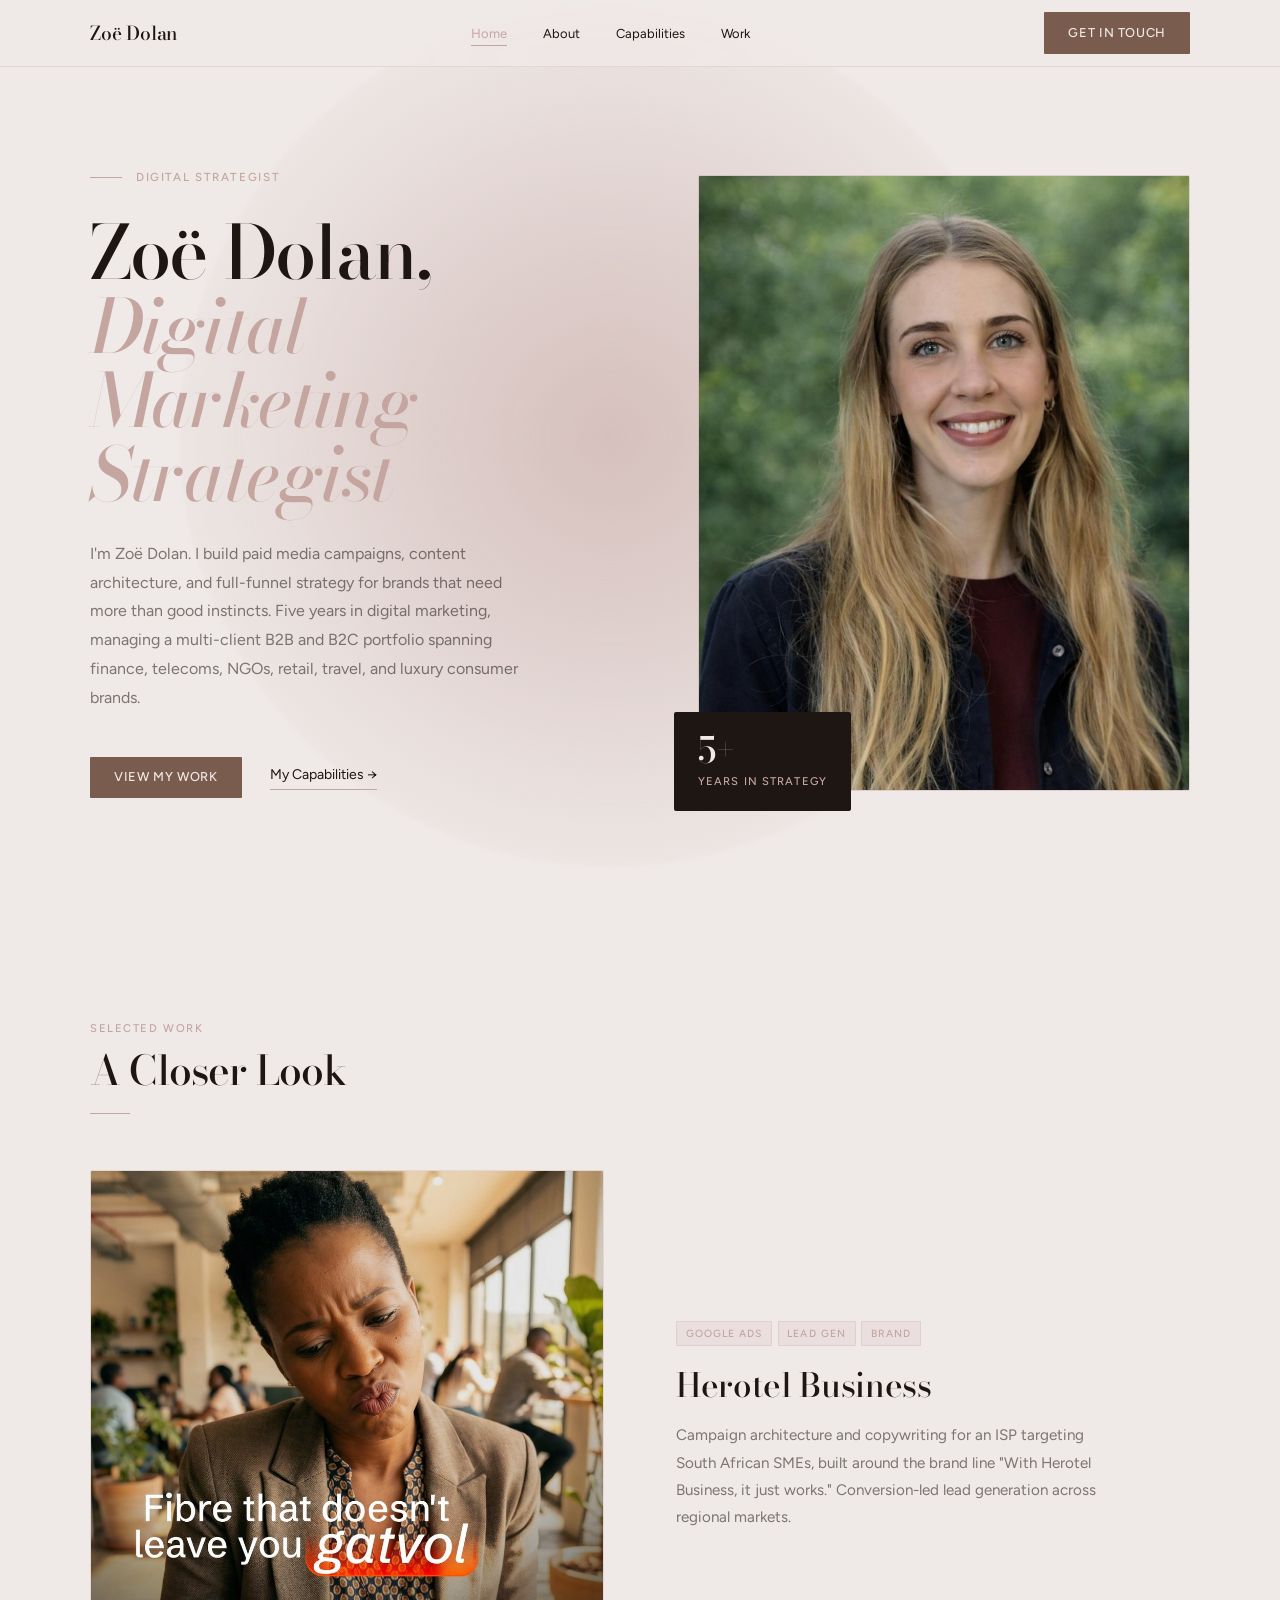
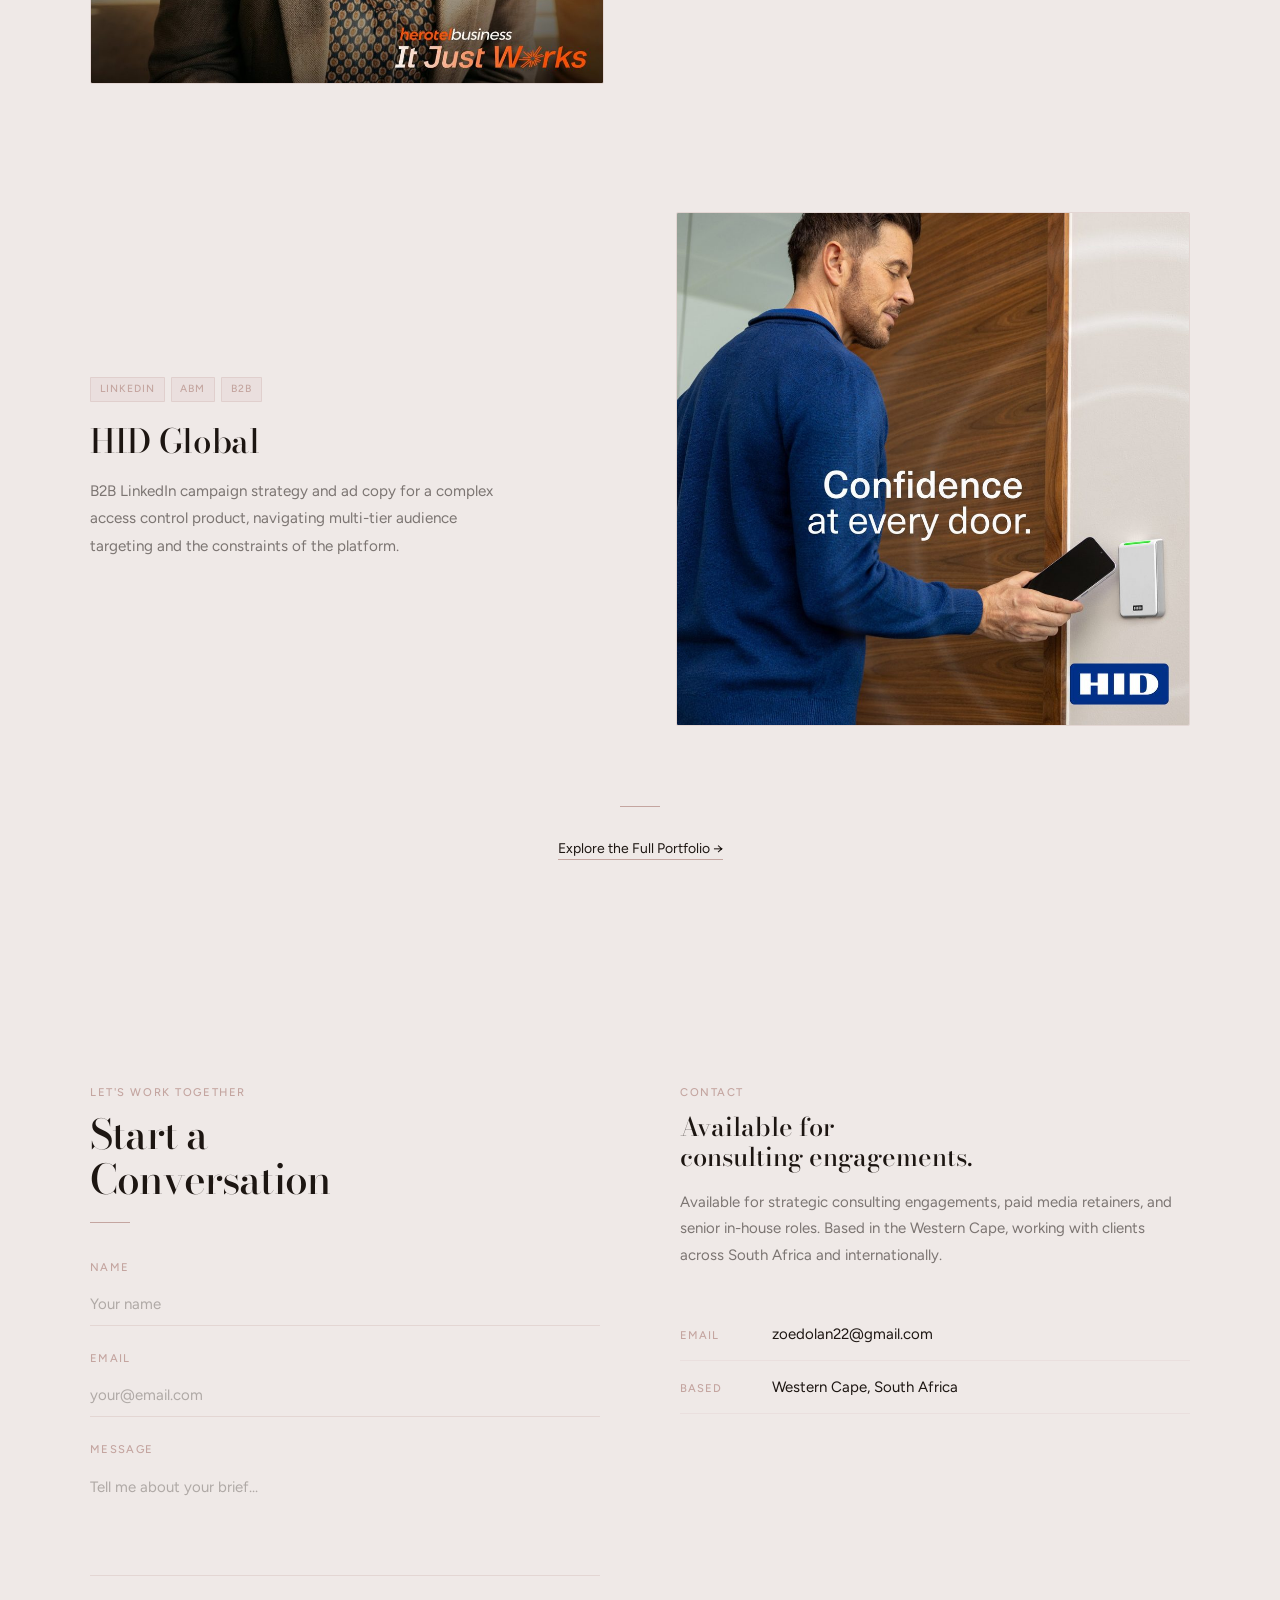
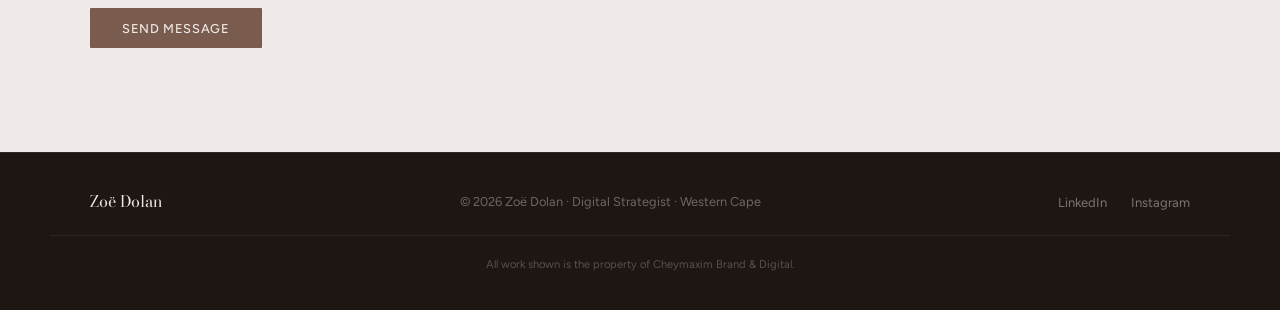
<file: index.html>
<!DOCTYPE html>
<html lang="en">
<head>
  <meta charset="UTF-8">
  <meta name="viewport" content="width=device-width, initial-scale=1.0">
  <title>Zoë Dolan — Digital Marketing Strategist</title>
  <meta name="description" content="Zoë Dolan is a Digital Marketing Strategist based in the Western Cape, South Africa. Five years building paid media, content, and full-funnel digital strategy for brands across finance, telecoms, NGOs, retail, travel, and luxury consumer sectors.">
  <link rel="preconnect" href="https://fonts.googleapis.com">
  <link rel="preconnect" href="https://fonts.gstatic.com" crossorigin>
  <link href="https://fonts.googleapis.com/css2?family=Bodoni+Moda:ital,opsz,wght@0,6..96,400;0,6..96,500;0,6..96,700;1,6..96,400;1,6..96,500;1,6..96,700&family=Figtree:wght@300;400;500;600&display=swap" rel="stylesheet">
  <link rel="stylesheet" href="styles.css?v=18">
</head>
<body>

  <!-- ── NAVIGATION ───────────────────────────────────── -->
  <nav class="nav" id="site-nav" aria-label="Main navigation">
    <div class="nav-inner">
      <a href="index.html" class="nav-logo">Zoë Dolan</a>
      <ul class="nav-links" role="list">
        <li><a href="index.html" class="active">Home</a></li>
        <li><a href="about.html">About</a></li>
        <li><a href="capabilities.html">Capabilities</a></li>
        <li><a href="work.html">Work</a></li>
      </ul>
      <div class="nav-right">
        <a href="index.html#contact" class="btn">Get in Touch</a>
        <button class="nav-toggle" aria-label="Toggle menu" aria-expanded="false">
          <span></span><span></span><span></span>
        </button>
      </div>
    </div>
  </nav>

  <!-- ── HERO ─────────────────────────────────────────── -->
  <section class="hero" aria-label="Introduction">
    <div class="hero-inner">
      <div class="hero-orb" aria-hidden="true"></div>

      <div class="hero-content">
        <div class="hero-eyebrow">
          <span class="eyebrow-text">Digital Strategist</span>
        </div>
        <div class="hero-top-row">
          <h1 class="hero-headline">
            Zoë Dolan,<br><em>Digital Marketing Strategist</em>
          </h1>
          <div class="hero-photo-mobile">
            <img src="images/zoe-hero.jpg" alt="Zoë Dolan">
          </div>
        </div>
        <p class="hero-bio">
          I'm Zoë Dolan. I build paid media campaigns, content architecture, and full-funnel strategy for brands that need more than good instincts. Five years in digital marketing, managing a multi-client B2B and B2C portfolio spanning finance, telecoms, NGOs, retail, travel, and luxury consumer brands.
        </p>
        <div class="hero-actions">
          <a href="work.html" class="btn">View My Work</a>
          <a href="capabilities.html" class="hero-text-link">My Capabilities <span class="arrow">→</span></a>
        </div>
      </div>

      <div class="hero-visual">
        <div class="hero-photo">
          <img src="images/zoe-hero.jpg" alt="Zoë Dolan">
        </div>
        <div class="hero-chip">
          <div class="hero-chip-num">5+</div>
          <div class="hero-chip-label">Years in Strategy</div>
        </div>
      </div>

    </div>
  </section>

  <!-- ── FEATURED WORK ────────────────────────────────── -->
  <section class="featured-work" aria-label="Featured Work">
    <div class="featured-work-inner">

      <div class="section-header reveal">
        <span class="section-eyebrow">Selected Work</span>
        <h2 class="section-title">A Closer Look</h2>
        <div class="section-rule"></div>
      </div>

      <article class="featured-block reveal">
        <a href="herotel-business.html" class="featured-img-wrap featured-img-wrap--soft" aria-label="View Herotel Business case study">
          <img src="images/herotel-business.jpg" alt="Herotel Business campaign creative — Fibre that doesn't leave you gatvol">
        </a>
        <div class="featured-text">
          <div class="work-tags">
            <span class="tag">Google Ads</span>
            <span class="tag">Lead Gen</span>
            <span class="tag">Brand</span>
          </div>
          <h3 class="featured-title"><a href="herotel-business.html">Herotel Business</a></h3>
          <p class="featured-desc">Campaign architecture and copywriting for an ISP targeting South African SMEs, built around the brand line "With Herotel Business, it just works." Conversion-led lead generation across regional markets.</p>
        </div>
      </article>

      <article class="featured-block reverse reveal">
        <a href="hid-global.html" class="featured-img-wrap featured-img-wrap--soft" aria-label="View HID Global case study">
          <img src="images/hid-global.jpg" alt="HID Global campaign creative — Confidence at every door">
        </a>
        <div class="featured-text">
          <div class="work-tags">
            <span class="tag">LinkedIn</span>
            <span class="tag">ABM</span>
            <span class="tag">B2B</span>
          </div>
          <h3 class="featured-title"><a href="hid-global.html">HID Global</a></h3>
          <p class="featured-desc">B2B LinkedIn campaign strategy and ad copy for a complex access control product, navigating multi-tier audience targeting and the constraints of the platform.</p>
        </div>
      </article>

      <div class="featured-cta reveal">
        <div class="section-rule"></div>
        <a href="work.html" class="hero-text-link">Explore the Full Portfolio <span class="arrow">→</span></a>
      </div>

    </div>
  </section>

  <!-- ── CONTACT ────────────────────────────────────────── -->
  <section class="section" id="contact" aria-label="Contact">
    <div class="contact-inner">

      <div class="reveal">
        <span class="section-eyebrow">Let's Work Together</span>
        <h2 class="section-title" style="margin: 0.5rem 0 0.5rem;">Start a<br>Conversation</h2>
        <div class="section-rule" style="margin-bottom: 2.25rem;"></div>
        <form class="contact-form" action="https://formsubmit.co/zoedolan22@gmail.com" method="POST">
          <input type="hidden" name="_subject" value="New enquiry — zoedolan22.github.io">
          <input type="hidden" name="_template" value="table">
          <input type="hidden" name="_captcha" value="false">
          <div class="form-group">
            <label class="form-label" for="name">Name</label>
            <input id="name" name="name" type="text" class="form-field" placeholder="Your name" required>
          </div>
          <div class="form-group">
            <label class="form-label" for="email">Email</label>
            <input id="email" name="_replyto" type="email" class="form-field" placeholder="your@email.com" required>
          </div>
          <div class="form-group">
            <label class="form-label" for="message">Message</label>
            <textarea id="message" name="message" class="form-field" placeholder="Tell me about your brief..." required></textarea>
          </div>
          <button type="submit" class="btn" style="margin-top: 0.5rem; align-self: flex-start; padding: 0.8rem 2rem;">Send Message</button>
        </form>
      </div>

      <div class="reveal reveal-delay-1">
        <span class="section-eyebrow">Contact</span>
        <h3 class="contact-info-headline">Available for<br>consulting engagements.</h3>
        <p class="contact-info-body">Available for strategic consulting engagements, paid media retainers, and senior in-house roles. Based in the Western Cape, working with clients across South Africa and internationally.</p>
        <div class="contact-detail">
          <span class="detail-label">Email</span>
          <span class="detail-value">zoedolan22@gmail.com</span>
        </div>
        <div class="contact-detail">
          <span class="detail-label">Based</span>
          <span class="detail-value">Western Cape, South Africa</span>
        </div>
      </div>

    </div>
  </section>

  <!-- ── FOOTER ─────────────────────────────────────────── -->
  <footer class="footer">
    <div class="footer-inner">
      <span class="footer-name">Zoë Dolan</span>
      <span class="footer-copy">© 2026 Zoë Dolan · Digital Strategist · Western Cape</span>
      <ul class="footer-links" role="list">
        <li><a href="https://www.linkedin.com/in/zoedolan/" target="_blank" rel="noopener">LinkedIn</a></li>
        <li><a href="https://www.instagram.com/zo.dolan/" target="_blank" rel="noopener">Instagram</a></li>
      </ul>
    </div>
    <div class="footer-credit">All work shown is the property of Cheymaxim Brand &amp; Digital.</div>
  </footer>

  <!-- ── SCROLL REVEAL ──────────────────────────────────── -->
  <script>
    const revealEls = document.querySelectorAll('.reveal');
    const obs = new IntersectionObserver((entries) => {
      entries.forEach(e => {
        if (e.isIntersecting) {
          e.target.classList.add('visible');
          obs.unobserve(e.target);
        }
      });
    }, { threshold: 0.08, rootMargin: '0px 0px -30px 0px' });
    revealEls.forEach(el => obs.observe(el));

    // Mobile nav dropdown toggle
    const siteNav = document.getElementById('site-nav');
    const navToggle = siteNav.querySelector('.nav-toggle');
    navToggle.addEventListener('click', () => {
      const isOpen = siteNav.classList.toggle('menu-open');
      navToggle.setAttribute('aria-expanded', isOpen ? 'true' : 'false');
    });
    siteNav.querySelectorAll('.nav-links a').forEach(link => {
      link.addEventListener('click', () => {
        siteNav.classList.remove('menu-open');
        navToggle.setAttribute('aria-expanded', 'false');
      });
    });
    document.addEventListener('keydown', (e) => {
      if (e.key === 'Escape') {
        siteNav.classList.remove('menu-open');
        navToggle.setAttribute('aria-expanded', 'false');
      }
    });
    document.addEventListener('click', (e) => {
      if (siteNav.classList.contains('menu-open') && !siteNav.contains(e.target)) {
        siteNav.classList.remove('menu-open');
        navToggle.setAttribute('aria-expanded', 'false');
      }
    });
  </script>

</body>
</html>
</file>
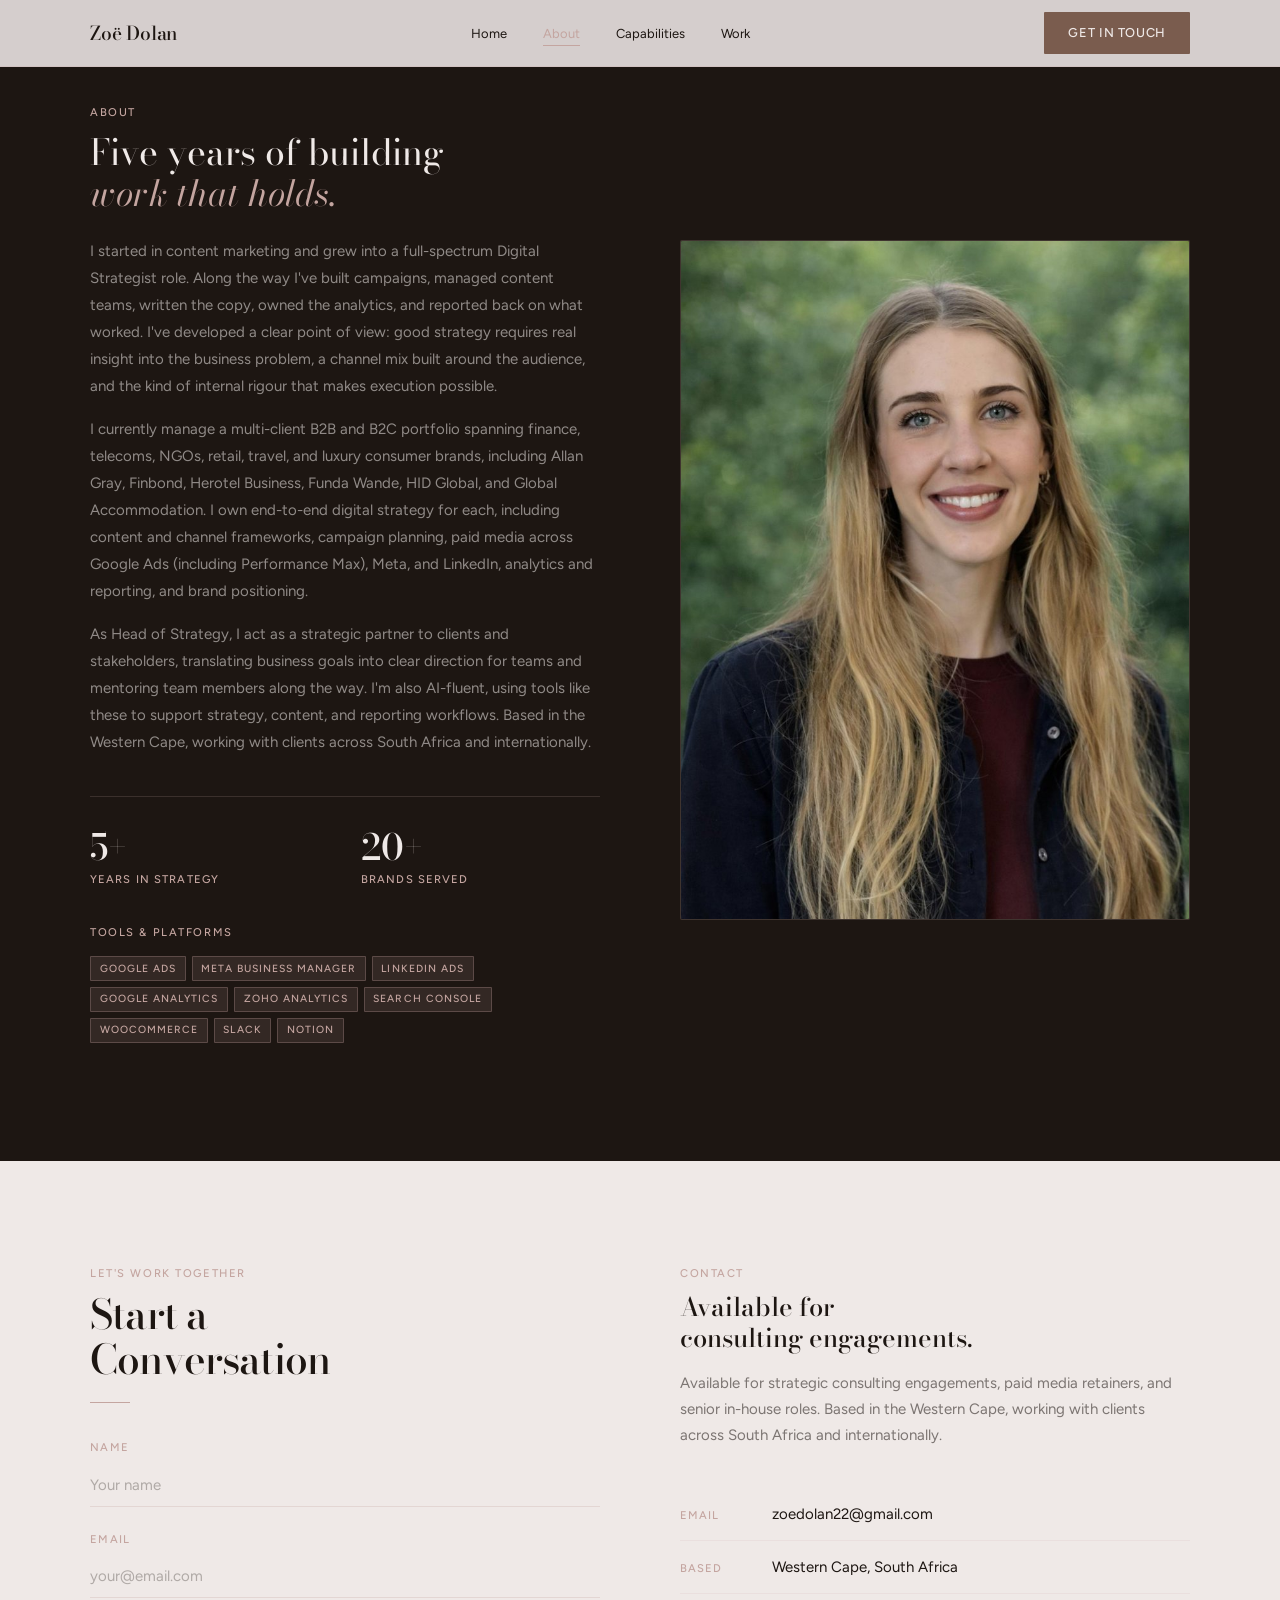
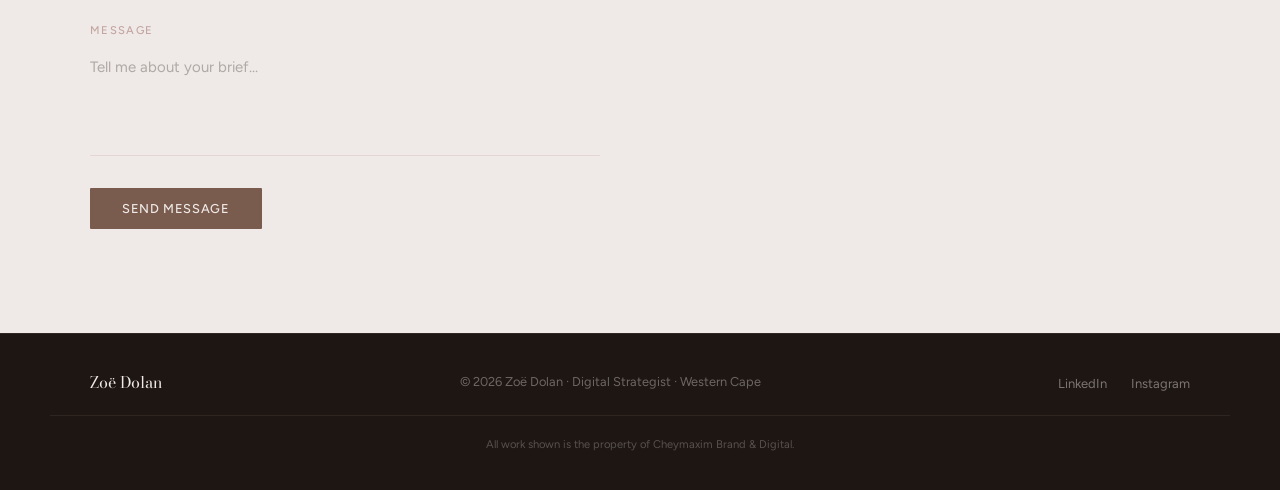
<file: about.html>
<!DOCTYPE html>
<html lang="en">
<head>
  <meta charset="UTF-8">
  <meta name="viewport" content="width=device-width, initial-scale=1.0">
  <title>About — Zoë Dolan</title>
  <meta name="description" content="About Zoë Dolan — Digital Strategist with five years of experience across paid media, content strategy, and brand positioning for a multi-client B2B and B2C portfolio spanning finance, telecoms, NGOs, retail, travel, and luxury consumer brands.">
  <link rel="preconnect" href="https://fonts.googleapis.com">
  <link rel="preconnect" href="https://fonts.gstatic.com" crossorigin>
  <link href="https://fonts.googleapis.com/css2?family=Bodoni+Moda:ital,opsz,wght@0,6..96,400;0,6..96,500;0,6..96,700;1,6..96,400;1,6..96,500;1,6..96,700&family=Figtree:wght@300;400;500;600&display=swap" rel="stylesheet">
  <link rel="stylesheet" href="styles.css?v=18">
</head>
<body>

  <!-- ── NAVIGATION ───────────────────────────────────── -->
  <nav class="nav" id="site-nav" aria-label="Main navigation">
    <div class="nav-inner">
      <a href="index.html" class="nav-logo">Zoë Dolan</a>
      <ul class="nav-links" role="list">
        <li><a href="index.html">Home</a></li>
        <li><a href="about.html" class="active">About</a></li>
        <li><a href="capabilities.html">Capabilities</a></li>
        <li><a href="work.html">Work</a></li>
      </ul>
      <div class="nav-right">
        <a href="#contact" class="btn">Get in Touch</a>
        <button class="nav-toggle" aria-label="Toggle menu" aria-expanded="false">
          <span></span><span></span><span></span>
        </button>
      </div>
    </div>
  </nav>

  <!-- ── ABOUT ─────────────────────────────────────────── -->
  <section class="about" id="about" aria-label="About Zoë">
    <div class="about-inner">

      <div class="reveal">
        <span class="section-eyebrow">About</span>
        <div class="about-top-row">
          <h2 class="about-headline">
            Five years of building<br>
            <em>work that holds.</em>
          </h2>
          <div class="about-mobile-side">
            <div class="about-stats-mini">
              <div class="stat-mini">
                <span class="count-up" data-target="5">0</span>+
                <span class="stat-mini-label">Yrs Strategy</span>
              </div>
              <div class="stat-mini">
                <span class="count-up" data-target="20">0</span>+
                <span class="stat-mini-label">Brands</span>
              </div>
            </div>
            <div class="about-photo-mobile">
              <img src="images/zoe-about.jpg" alt="Zoë Dolan">
            </div>
          </div>
        </div>
        <p class="about-body">
          I started in content marketing and grew into a full-spectrum Digital Strategist role. Along the way I've built campaigns, managed content teams, written the copy, owned the analytics, and reported back on what worked. I've developed a clear point of view: good strategy requires real insight into the business problem, a channel mix built around the audience, and the kind of internal rigour that makes execution possible.
        </p>
        <p class="about-body">
          I currently manage a multi-client B2B and B2C portfolio spanning finance, telecoms, NGOs, retail, travel, and luxury consumer brands, including Allan Gray, Finbond, Herotel Business, Funda Wande, HID Global, and Global Accommodation. I own end-to-end digital strategy for each, including content and channel frameworks, campaign planning, paid media across Google Ads (including Performance Max), Meta, and LinkedIn, analytics and reporting, and brand positioning.
        </p>
        <p class="about-body">
          As Head of Strategy, I act as a strategic partner to clients and stakeholders, translating business goals into clear direction for teams and mentoring team members along the way. I'm also AI-fluent, using tools like these to support strategy, content, and reporting workflows. Based in the Western Cape, working with clients across South Africa and internationally.
        </p>
        <div class="about-stats">
          <div>
            <div class="stat-num"><span class="count-up" data-target="5">0</span>+</div>
            <div class="stat-label">Years in Strategy</div>
          </div>
          <div>
            <div class="stat-num"><span class="count-up" data-target="20">0</span>+</div>
            <div class="stat-label">Brands Served</div>
          </div>
        </div>
        <div class="about-tools" style="margin-top: 2.25rem;">
          <span class="section-eyebrow" style="display: block; margin-bottom: 0.875rem;">Tools & Platforms</span>
          <div class="work-tags">
            <span class="tag">Google Ads</span>
            <span class="tag">Meta Business Manager</span>
            <span class="tag">LinkedIn Ads</span>
            <span class="tag">Google Analytics</span>
            <span class="tag">Zoho Analytics</span>
            <span class="tag">Search Console</span>
            <span class="tag">WooCommerce</span>
            <span class="tag">Slack</span>
            <span class="tag">Notion</span>
          </div>
        </div>
      </div>

      <div class="reveal reveal-delay-1 about-photo-wrap">
        <div class="about-photo">
          <img src="images/zoe-about.jpg" alt="Zoë Dolan">
        </div>
      </div>

    </div>
  </section>

  <!-- ── CONTACT ────────────────────────────────────────── -->
  <section class="section" id="contact" aria-label="Contact">
    <div class="contact-inner">

      <div class="reveal">
        <span class="section-eyebrow">Let's Work Together</span>
        <h2 class="section-title" style="margin: 0.5rem 0 0.5rem;">Start a<br>Conversation</h2>
        <div class="section-rule" style="margin-bottom: 2.25rem;"></div>
        <form class="contact-form" action="https://formsubmit.co/zoedolan22@gmail.com" method="POST">
          <input type="hidden" name="_subject" value="New enquiry — zoedolan22.github.io">
          <input type="hidden" name="_template" value="table">
          <input type="hidden" name="_captcha" value="false">
          <div class="form-group">
            <label class="form-label" for="name">Name</label>
            <input id="name" name="name" type="text" class="form-field" placeholder="Your name" required>
          </div>
          <div class="form-group">
            <label class="form-label" for="email">Email</label>
            <input id="email" name="_replyto" type="email" class="form-field" placeholder="your@email.com" required>
          </div>
          <div class="form-group">
            <label class="form-label" for="message">Message</label>
            <textarea id="message" name="message" class="form-field" placeholder="Tell me about your brief..." required></textarea>
          </div>
          <button type="submit" class="btn" style="margin-top: 0.5rem; align-self: flex-start; padding: 0.8rem 2rem;">Send Message</button>
        </form>
      </div>

      <div class="reveal reveal-delay-1">
        <span class="section-eyebrow">Contact</span>
        <h3 class="contact-info-headline">Available for<br>consulting engagements.</h3>
        <p class="contact-info-body">Available for strategic consulting engagements, paid media retainers, and senior in-house roles. Based in the Western Cape, working with clients across South Africa and internationally.</p>
        <div class="contact-detail">
          <span class="detail-label">Email</span>
          <span class="detail-value">zoedolan22@gmail.com</span>
        </div>
        <div class="contact-detail">
          <span class="detail-label">Based</span>
          <span class="detail-value">Western Cape, South Africa</span>
        </div>
      </div>

    </div>
  </section>

  <!-- ── FOOTER ─────────────────────────────────────────── -->
  <footer class="footer">
    <div class="footer-inner">
      <span class="footer-name">Zoë Dolan</span>
      <span class="footer-copy">© 2026 Zoë Dolan · Digital Strategist · Western Cape</span>
      <ul class="footer-links" role="list">
        <li><a href="https://www.linkedin.com/in/zoedolan/" target="_blank" rel="noopener">LinkedIn</a></li>
        <li><a href="https://www.instagram.com/zo.dolan/" target="_blank" rel="noopener">Instagram</a></li>
      </ul>
    </div>
    <div class="footer-credit">All work shown is the property of Cheymaxim Brand &amp; Digital.</div>
  </footer>

  <!-- ── SCROLL REVEAL ──────────────────────────────────── -->
  <script>
    const revealEls = document.querySelectorAll('.reveal');
    const obs = new IntersectionObserver((entries) => {
      entries.forEach(e => {
        if (e.isIntersecting) {
          e.target.classList.add('visible');
          obs.unobserve(e.target);
        }
      });
    }, { threshold: 0.08, rootMargin: '0px 0px -30px 0px' });
    revealEls.forEach(el => obs.observe(el));

    // Count-up animation for stat numbers
    const prefersReducedMotion = window.matchMedia('(prefers-reduced-motion: reduce)').matches;
    const counters = document.querySelectorAll('.count-up');
    const counterObs = new IntersectionObserver((entries) => {
      entries.forEach(entry => {
        if (entry.isIntersecting) {
          const el = entry.target;
          const target = parseInt(el.dataset.target, 10);
          if (prefersReducedMotion) {
            el.textContent = target;
          } else {
            const duration = 1100;
            const start = performance.now();
            function tick(now) {
              const progress = Math.min((now - start) / duration, 1);
              const eased = 1 - Math.pow(1 - progress, 3);
              el.textContent = Math.round(eased * target);
              if (progress < 1) requestAnimationFrame(tick);
              else el.textContent = target;
            }
            requestAnimationFrame(tick);
          }
          counterObs.unobserve(el);
        }
      });
    }, { threshold: 0.4 });
    counters.forEach(el => counterObs.observe(el));

    // Mobile nav dropdown toggle
    const siteNav = document.getElementById('site-nav');
    const navToggle = siteNav.querySelector('.nav-toggle');
    navToggle.addEventListener('click', () => {
      const isOpen = siteNav.classList.toggle('menu-open');
      navToggle.setAttribute('aria-expanded', isOpen ? 'true' : 'false');
    });
    siteNav.querySelectorAll('.nav-links a').forEach(link => {
      link.addEventListener('click', () => {
        siteNav.classList.remove('menu-open');
        navToggle.setAttribute('aria-expanded', 'false');
      });
    });
    document.addEventListener('keydown', (e) => {
      if (e.key === 'Escape') {
        siteNav.classList.remove('menu-open');
        navToggle.setAttribute('aria-expanded', 'false');
      }
    });
    document.addEventListener('click', (e) => {
      if (siteNav.classList.contains('menu-open') && !siteNav.contains(e.target)) {
        siteNav.classList.remove('menu-open');
        navToggle.setAttribute('aria-expanded', 'false');
      }
    });
  </script>

</body>
</html>
</file>
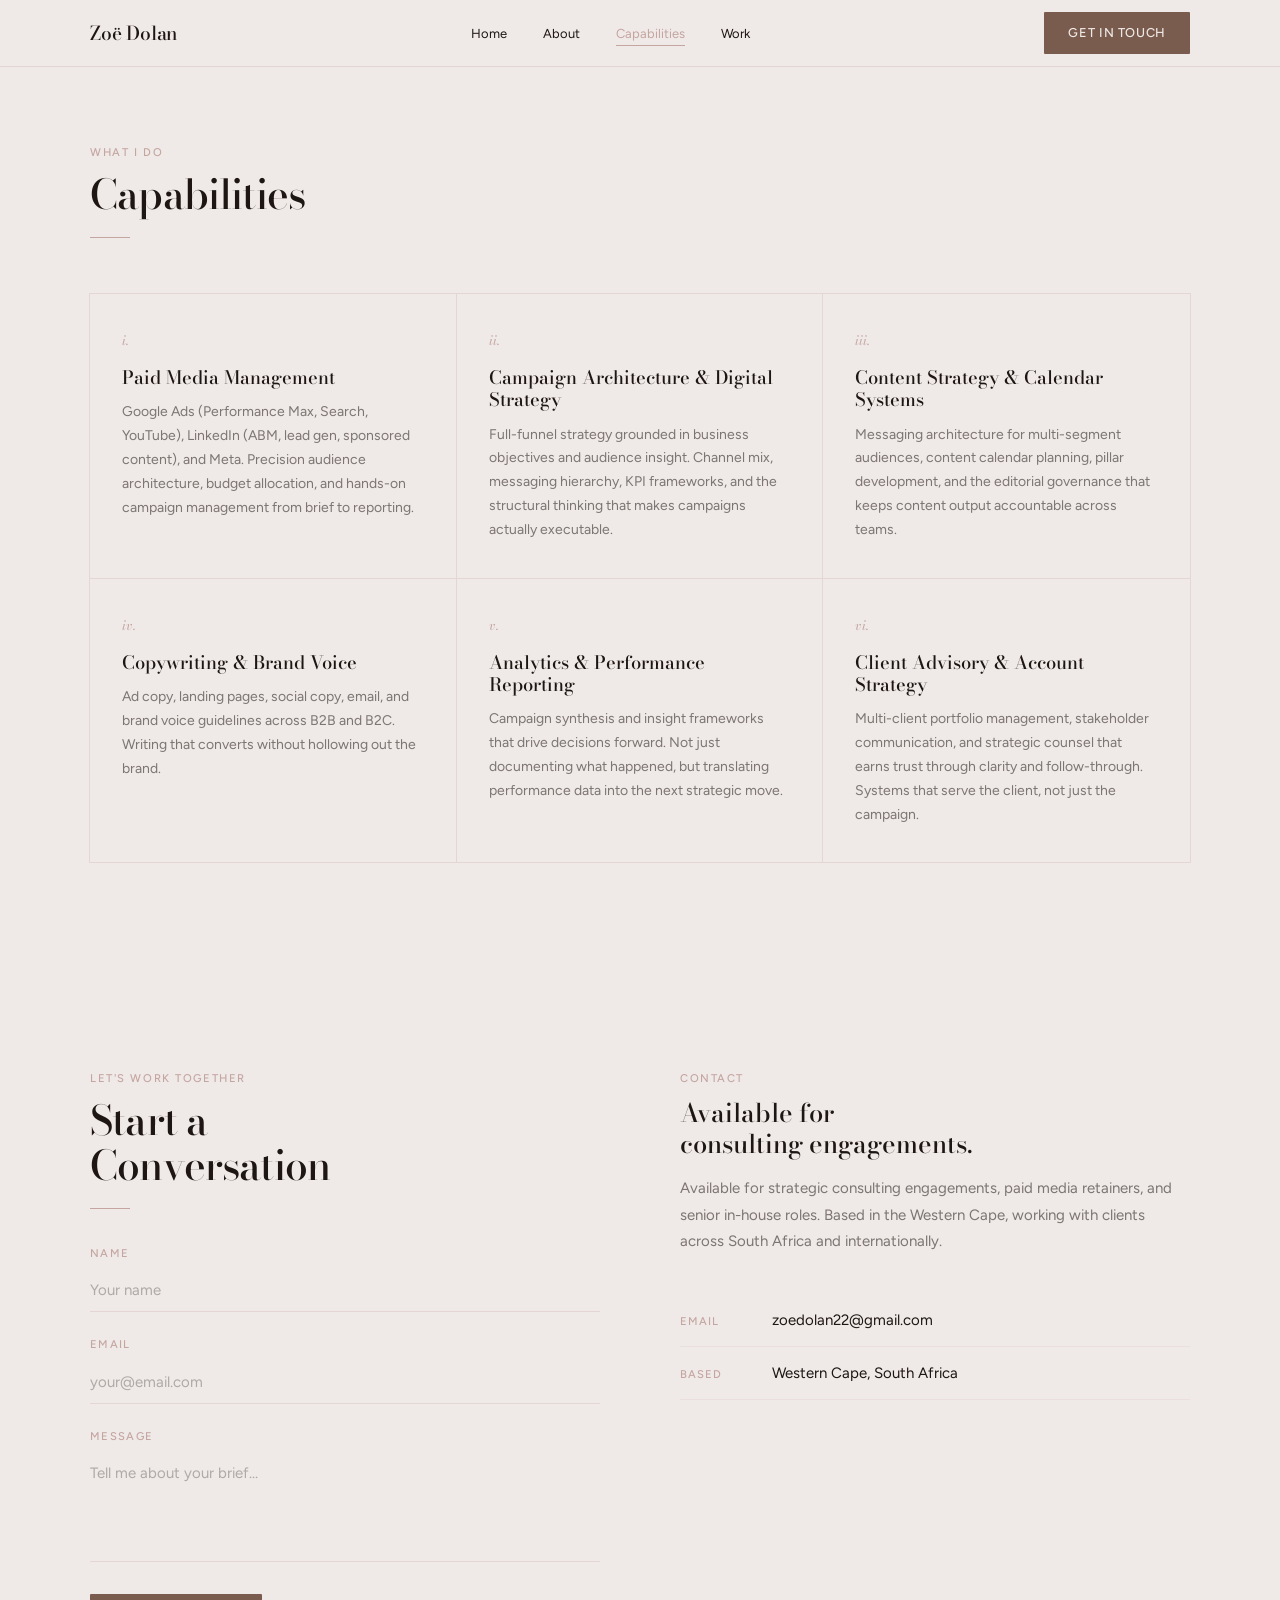
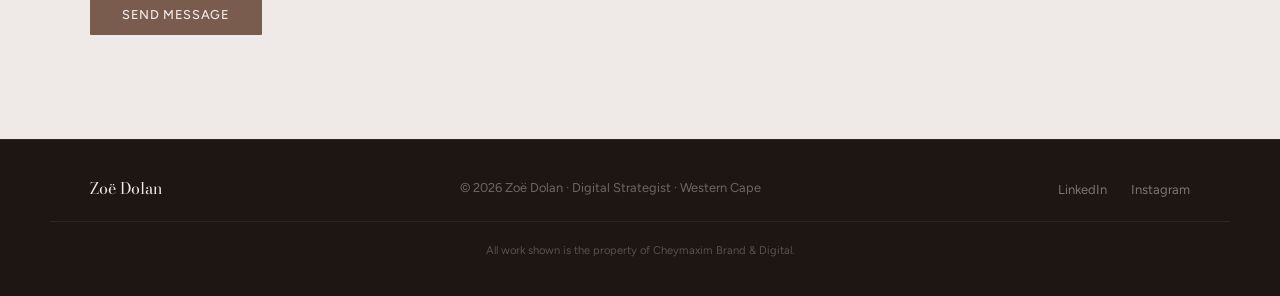
<file: capabilities.html>
<!DOCTYPE html>
<html lang="en">
<head>
  <meta charset="UTF-8">
  <meta name="viewport" content="width=device-width, initial-scale=1.0">
  <title>Capabilities — Zoë Dolan</title>
  <meta name="description" content="Zoë Dolan's capabilities: paid media management, campaign architecture and digital strategy, content strategy and calendar systems, copywriting and brand voice, analytics and performance reporting, and client advisory and account strategy.">
  <link rel="preconnect" href="https://fonts.googleapis.com">
  <link rel="preconnect" href="https://fonts.gstatic.com" crossorigin>
  <link href="https://fonts.googleapis.com/css2?family=Bodoni+Moda:ital,opsz,wght@0,6..96,400;0,6..96,500;0,6..96,700;1,6..96,400;1,6..96,500;1,6..96,700&family=Figtree:wght@300;400;500;600&display=swap" rel="stylesheet">
  <link rel="stylesheet" href="styles.css?v=18">
</head>
<body>

  <!-- ── NAVIGATION ───────────────────────────────────── -->
  <nav class="nav" id="site-nav" aria-label="Main navigation">
    <div class="nav-inner">
      <a href="index.html" class="nav-logo">Zoë Dolan</a>
      <ul class="nav-links" role="list">
        <li><a href="index.html">Home</a></li>
        <li><a href="about.html">About</a></li>
        <li><a href="capabilities.html" class="active">Capabilities</a></li>
        <li><a href="work.html">Work</a></li>
      </ul>
      <div class="nav-right">
        <a href="#contact" class="btn">Get in Touch</a>
        <button class="nav-toggle" aria-label="Toggle menu" aria-expanded="false">
          <span></span><span></span><span></span>
        </button>
      </div>
    </div>
  </nav>

  <!-- ── CAPABILITIES ──────────────────────────────────── -->
  <section class="section" id="capabilities" style="padding-top: 9rem;">
    <div class="section-inner">
      <div class="section-header reveal">
        <span class="section-eyebrow">What I Do</span>
        <h2 class="section-title">Capabilities</h2>
        <div class="section-rule"></div>
      </div>
      <div class="cap-grid" role="list">

        <div class="cap-cell reveal" role="listitem">
          <span class="cap-index">i.</span>
          <h3 class="cap-title">Paid Media Management</h3>
          <p class="cap-desc">Google Ads (Performance Max, Search, YouTube), LinkedIn (ABM, lead gen, sponsored content), and Meta. Precision audience architecture, budget allocation, and hands-on campaign management from brief to reporting.</p>
        </div>

        <div class="cap-cell reveal reveal-delay-1" role="listitem">
          <span class="cap-index">ii.</span>
          <h3 class="cap-title">Campaign Architecture & Digital Strategy</h3>
          <p class="cap-desc">Full-funnel strategy grounded in business objectives and audience insight. Channel mix, messaging hierarchy, KPI frameworks, and the structural thinking that makes campaigns actually executable.</p>
        </div>

        <div class="cap-cell reveal reveal-delay-2" role="listitem">
          <span class="cap-index">iii.</span>
          <h3 class="cap-title">Content Strategy & Calendar Systems</h3>
          <p class="cap-desc">Messaging architecture for multi-segment audiences, content calendar planning, pillar development, and the editorial governance that keeps content output accountable across teams.</p>
        </div>

        <div class="cap-cell reveal" role="listitem">
          <span class="cap-index">iv.</span>
          <h3 class="cap-title">Copywriting & Brand Voice</h3>
          <p class="cap-desc">Ad copy, landing pages, social copy, email, and brand voice guidelines across B2B and B2C. Writing that converts without hollowing out the brand.</p>
        </div>

        <div class="cap-cell reveal reveal-delay-1" role="listitem">
          <span class="cap-index">v.</span>
          <h3 class="cap-title">Analytics & Performance Reporting</h3>
          <p class="cap-desc">Campaign synthesis and insight frameworks that drive decisions forward. Not just documenting what happened, but translating performance data into the next strategic move.</p>
        </div>

        <div class="cap-cell reveal reveal-delay-2" role="listitem">
          <span class="cap-index">vi.</span>
          <h3 class="cap-title">Client Advisory & Account Strategy</h3>
          <p class="cap-desc">Multi-client portfolio management, stakeholder communication, and strategic counsel that earns trust through clarity and follow-through. Systems that serve the client, not just the campaign.</p>
        </div>

      </div>
    </div>
  </section>

  <!-- ── CONTACT ────────────────────────────────────────── -->
  <section class="section" id="contact" aria-label="Contact">
    <div class="contact-inner">

      <div class="reveal">
        <span class="section-eyebrow">Let's Work Together</span>
        <h2 class="section-title" style="margin: 0.5rem 0 0.5rem;">Start a<br>Conversation</h2>
        <div class="section-rule" style="margin-bottom: 2.25rem;"></div>
        <form class="contact-form" action="https://formsubmit.co/zoedolan22@gmail.com" method="POST">
          <input type="hidden" name="_subject" value="New enquiry — zoedolan22.github.io">
          <input type="hidden" name="_template" value="table">
          <input type="hidden" name="_captcha" value="false">
          <div class="form-group">
            <label class="form-label" for="name">Name</label>
            <input id="name" name="name" type="text" class="form-field" placeholder="Your name" required>
          </div>
          <div class="form-group">
            <label class="form-label" for="email">Email</label>
            <input id="email" name="_replyto" type="email" class="form-field" placeholder="your@email.com" required>
          </div>
          <div class="form-group">
            <label class="form-label" for="message">Message</label>
            <textarea id="message" name="message" class="form-field" placeholder="Tell me about your brief..." required></textarea>
          </div>
          <button type="submit" class="btn" style="margin-top: 0.5rem; align-self: flex-start; padding: 0.8rem 2rem;">Send Message</button>
        </form>
      </div>

      <div class="reveal reveal-delay-1">
        <span class="section-eyebrow">Contact</span>
        <h3 class="contact-info-headline">Available for<br>consulting engagements.</h3>
        <p class="contact-info-body">Available for strategic consulting engagements, paid media retainers, and senior in-house roles. Based in the Western Cape, working with clients across South Africa and internationally.</p>
        <div class="contact-detail">
          <span class="detail-label">Email</span>
          <span class="detail-value">zoedolan22@gmail.com</span>
        </div>
        <div class="contact-detail">
          <span class="detail-label">Based</span>
          <span class="detail-value">Western Cape, South Africa</span>
        </div>
      </div>

    </div>
  </section>

  <!-- ── FOOTER ─────────────────────────────────────────── -->
  <footer class="footer">
    <div class="footer-inner">
      <span class="footer-name">Zoë Dolan</span>
      <span class="footer-copy">© 2026 Zoë Dolan · Digital Strategist · Western Cape</span>
      <ul class="footer-links" role="list">
        <li><a href="https://www.linkedin.com/in/zoedolan/" target="_blank" rel="noopener">LinkedIn</a></li>
        <li><a href="https://www.instagram.com/zo.dolan/" target="_blank" rel="noopener">Instagram</a></li>
      </ul>
    </div>
    <div class="footer-credit">All work shown is the property of Cheymaxim Brand &amp; Digital.</div>
  </footer>

  <!-- ── SCROLL REVEAL ──────────────────────────────────── -->
  <script>
    const revealEls = document.querySelectorAll('.reveal');
    const obs = new IntersectionObserver((entries) => {
      entries.forEach(e => {
        if (e.isIntersecting) {
          e.target.classList.add('visible');
          obs.unobserve(e.target);
        }
      });
    }, { threshold: 0.08, rootMargin: '0px 0px -30px 0px' });
    revealEls.forEach(el => obs.observe(el));

    // Mobile nav dropdown toggle
    const siteNav = document.getElementById('site-nav');
    const navToggle = siteNav.querySelector('.nav-toggle');
    navToggle.addEventListener('click', () => {
      const isOpen = siteNav.classList.toggle('menu-open');
      navToggle.setAttribute('aria-expanded', isOpen ? 'true' : 'false');
    });
    siteNav.querySelectorAll('.nav-links a').forEach(link => {
      link.addEventListener('click', () => {
        siteNav.classList.remove('menu-open');
        navToggle.setAttribute('aria-expanded', 'false');
      });
    });
    document.addEventListener('keydown', (e) => {
      if (e.key === 'Escape') {
        siteNav.classList.remove('menu-open');
        navToggle.setAttribute('aria-expanded', 'false');
      }
    });
    document.addEventListener('click', (e) => {
      if (siteNav.classList.contains('menu-open') && !siteNav.contains(e.target)) {
        siteNav.classList.remove('menu-open');
        navToggle.setAttribute('aria-expanded', 'false');
      }
    });
  </script>

</body>
</html>
</file>
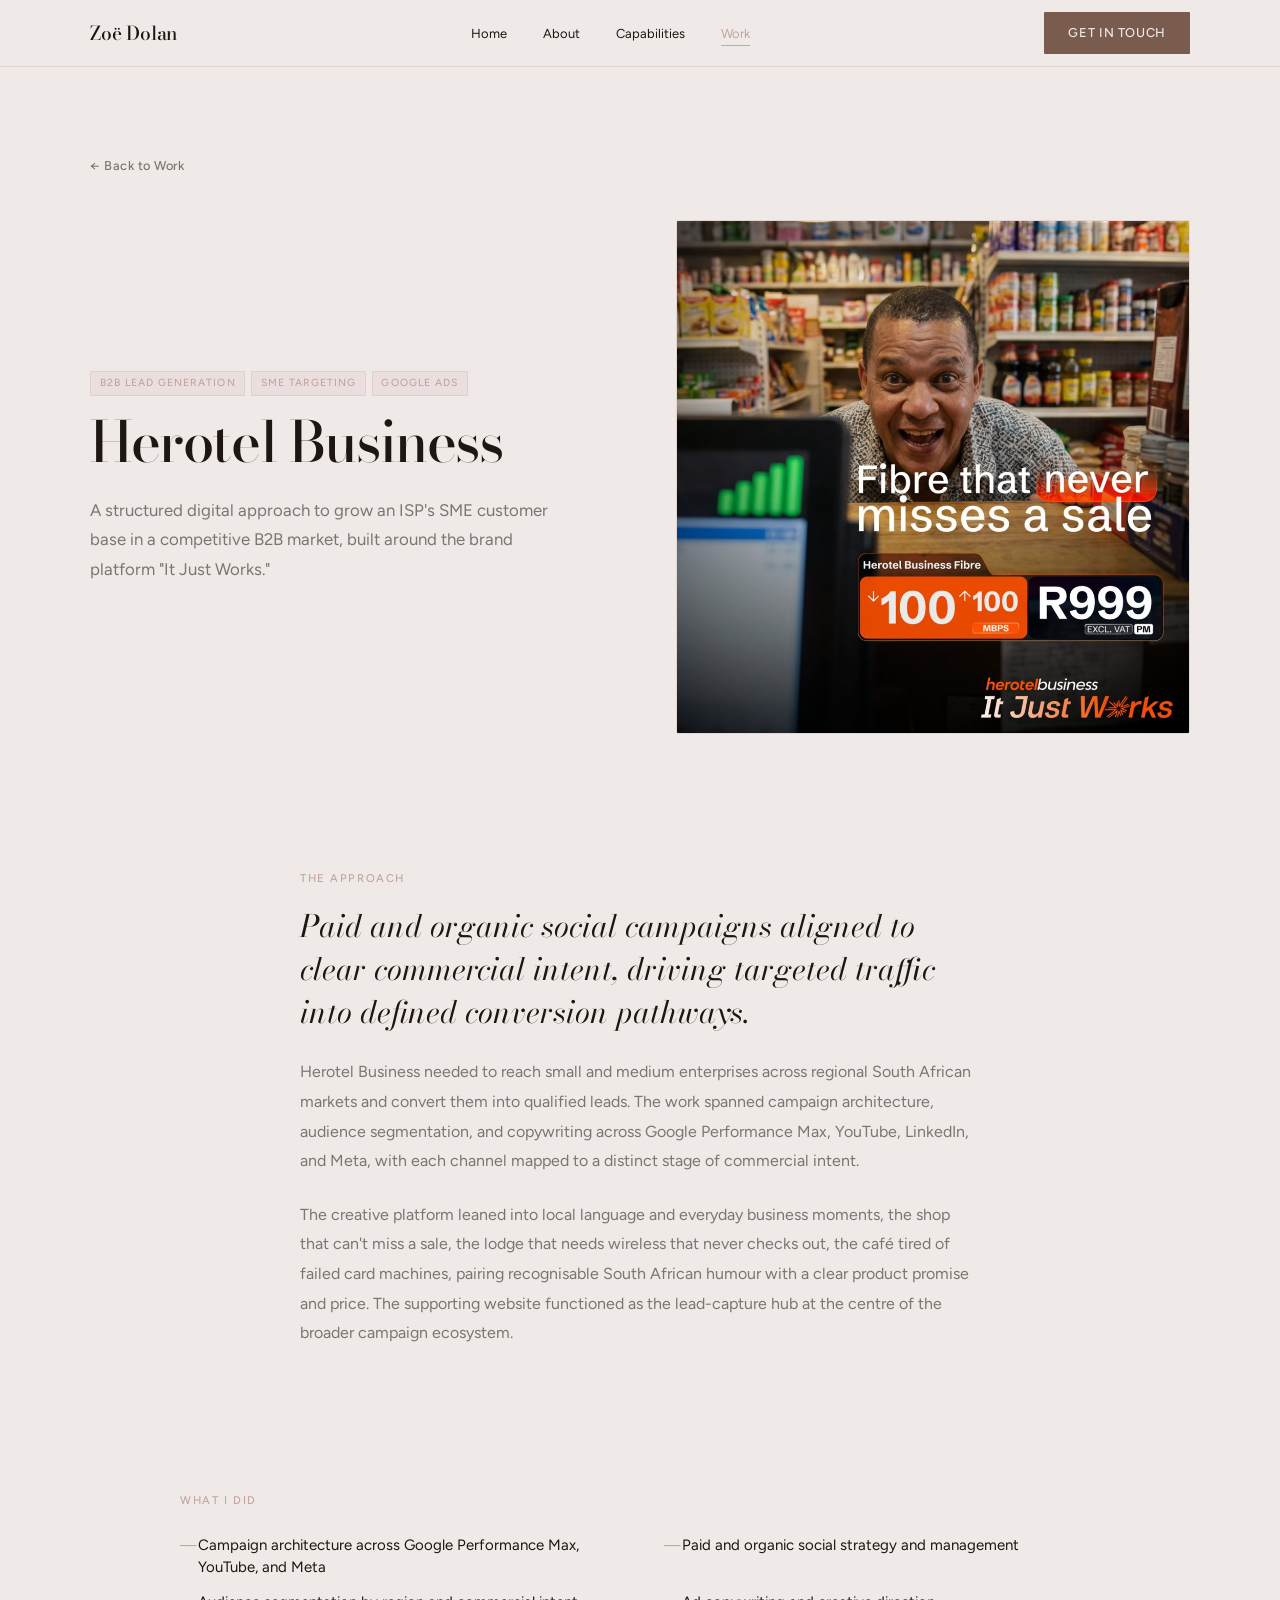
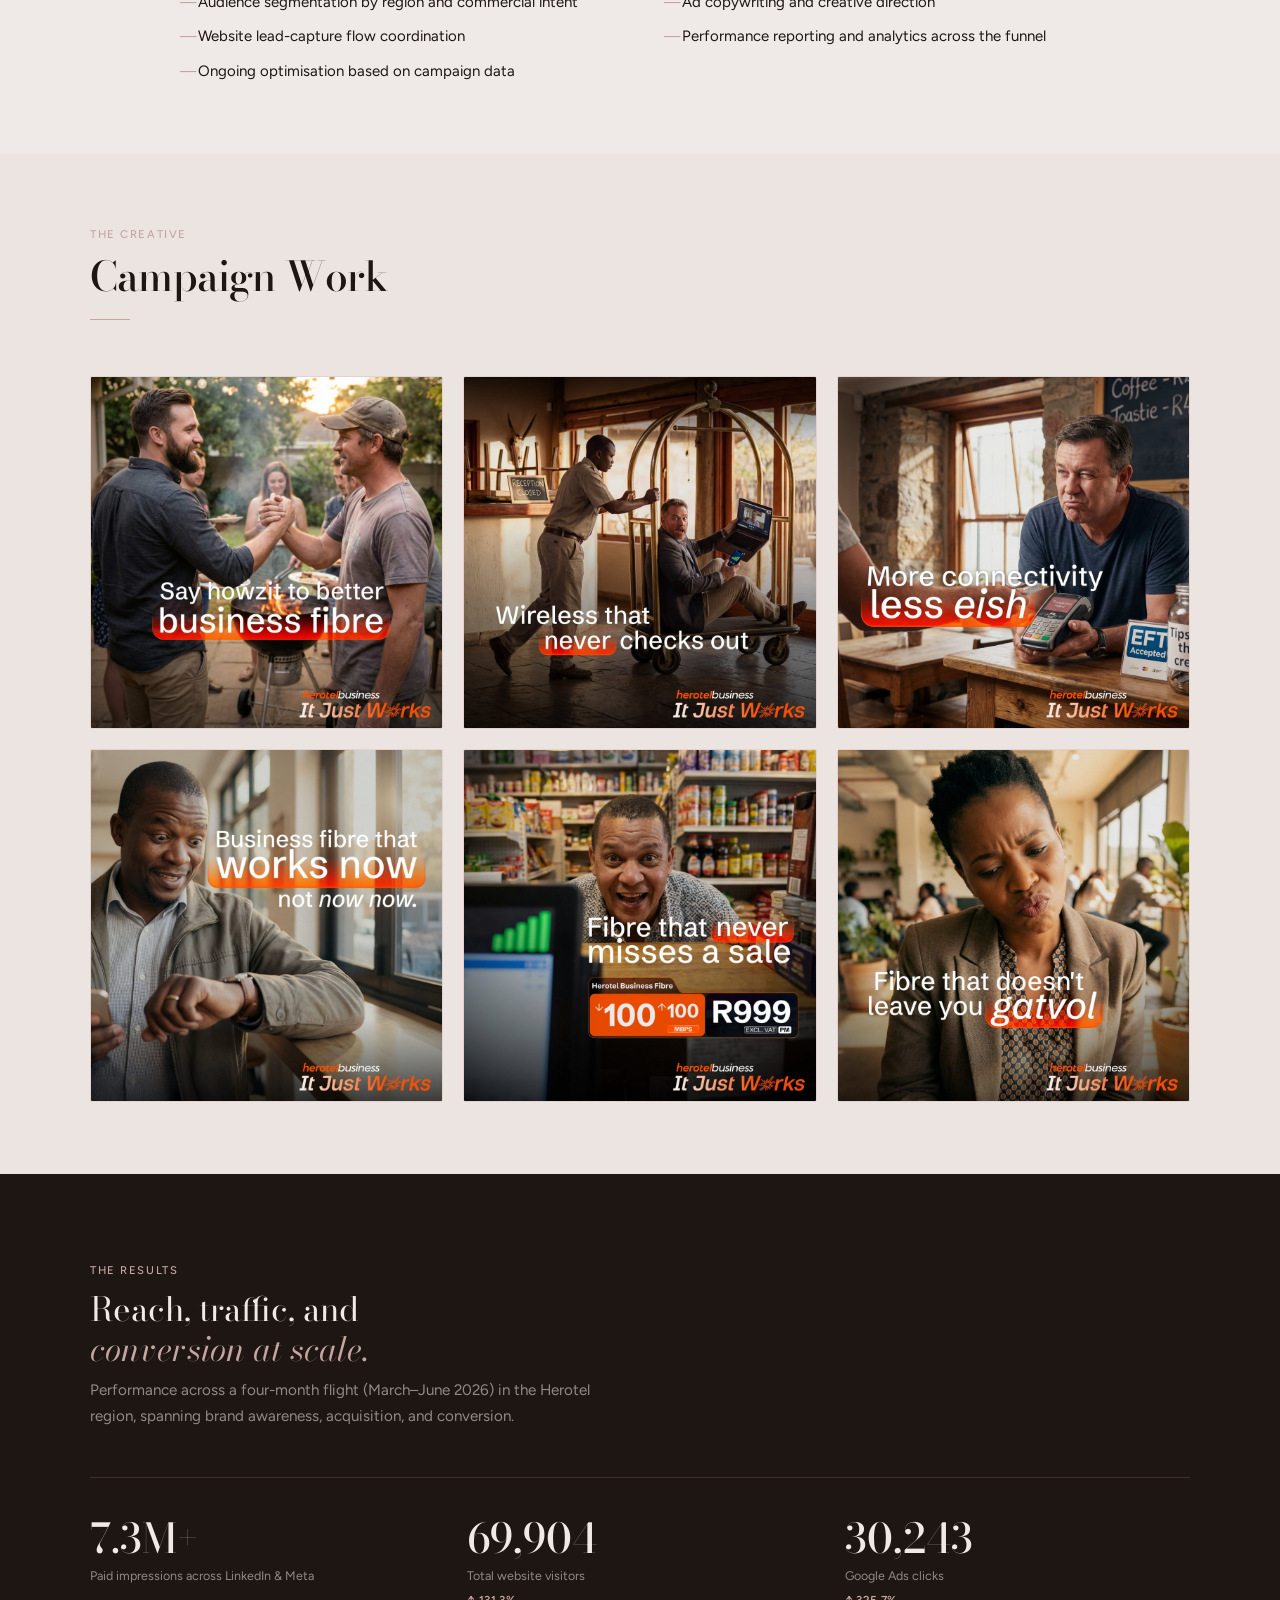
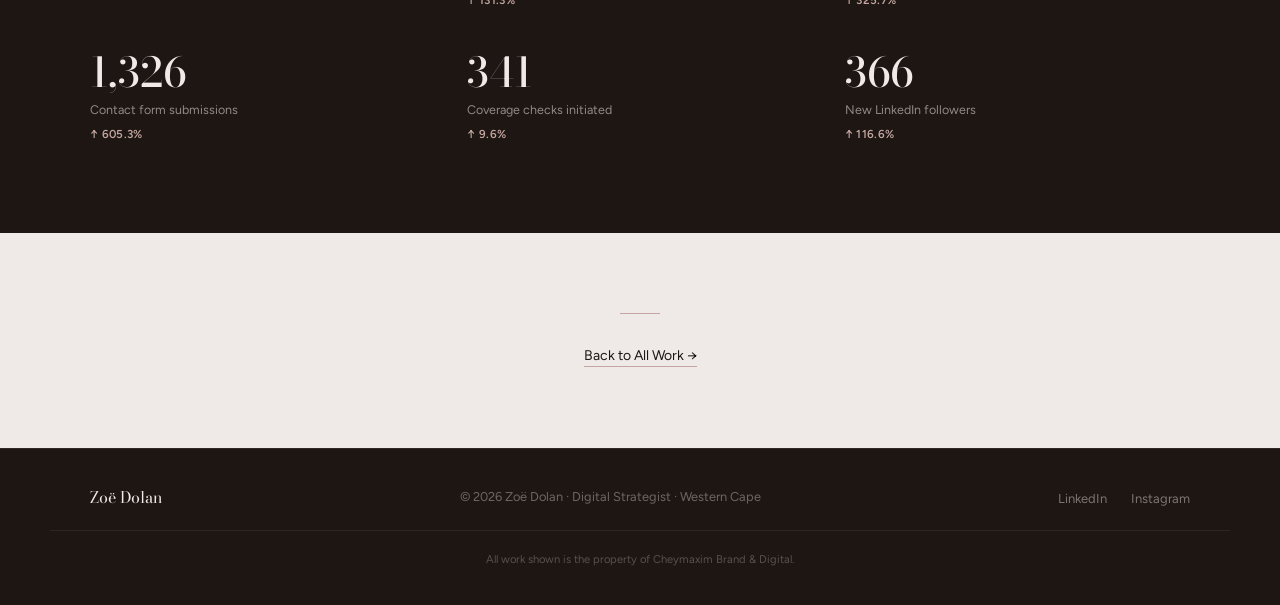
<file: herotel-business.html>
<!DOCTYPE html>
<html lang="en">
<head>
  <meta charset="UTF-8">
  <meta name="viewport" content="width=device-width, initial-scale=1.0">
  <title>Herotel Business — Case Study — Zoë Dolan</title>
  <meta name="description" content="Herotel Business case study by Zoë Dolan — campaign architecture, paid media, and copywriting that grew an ISP's SME customer base through structured B2B lead generation.">
  <link rel="preconnect" href="https://fonts.googleapis.com">
  <link rel="preconnect" href="https://fonts.gstatic.com" crossorigin>
  <link href="https://fonts.googleapis.com/css2?family=Bodoni+Moda:ital,opsz,wght@0,6..96,400;0,6..96,500;0,6..96,700;1,6..96,400;1,6..96,500;1,6..96,700&family=Figtree:wght@300;400;500;600&display=swap" rel="stylesheet">
  <link rel="stylesheet" href="styles.css?v=18">
</head>
<body>

  <!-- ── NAVIGATION ───────────────────────────────────── -->
  <nav class="nav" id="site-nav" aria-label="Main navigation">
    <div class="nav-inner">
      <a href="index.html" class="nav-logo">Zoë Dolan</a>
      <ul class="nav-links" role="list">
        <li><a href="index.html">Home</a></li>
        <li><a href="about.html">About</a></li>
        <li><a href="capabilities.html">Capabilities</a></li>
        <li><a href="work.html" class="active">Work</a></li>
      </ul>
      <div class="nav-right">
        <a href="index.html#contact" class="btn">Get in Touch</a>
        <button class="nav-toggle" aria-label="Toggle menu" aria-expanded="false">
          <span></span><span></span><span></span>
        </button>
      </div>
    </div>
  </nav>

  <!-- ── CASE HERO ─────────────────────────────────────── -->
  <section class="case-hero">
    <div class="section-inner">
      <a href="work.html" class="case-back">← Back to Work</a>
      <div class="case-hero-grid">
        <div class="reveal">
          <div class="work-tags">
            <span class="tag">B2B Lead Generation</span>
            <span class="tag">SME Targeting</span>
            <span class="tag">Google Ads</span>
          </div>
          <h1 class="case-title">Herotel Business</h1>
          <p class="case-overview">A structured digital approach to grow an ISP's SME customer base in a competitive B2B market, built around the brand platform "It Just Works."</p>
        </div>
        <div class="reveal reveal-delay-1">
          <div class="case-hero-img case-hero-img--soft">
            <img src="images/herotel-ad-2.jpg" alt="Herotel Business campaign creative — Fibre that never misses a sale">
          </div>
        </div>
      </div>
    </div>
  </section>

  <!-- ── APPROACH ──────────────────────────────────────── -->
  <section class="case-section">
    <div class="case-section-narrow reveal">
      <span class="section-eyebrow">The Approach</span>
      <p class="case-lead">Paid and organic social campaigns aligned to clear commercial intent, driving targeted traffic into defined conversion pathways.</p>
      <p class="case-body">Herotel Business needed to reach small and medium enterprises across regional South African markets and convert them into qualified leads. The work spanned campaign architecture, audience segmentation, and copywriting across Google Performance Max, YouTube, LinkedIn, and Meta, with each channel mapped to a distinct stage of commercial intent.</p>
      <p class="case-body">The creative platform leaned into local language and everyday business moments, the shop that can't miss a sale, the lodge that needs wireless that never checks out, the café tired of failed card machines, pairing recognisable South African humour with a clear product promise and price. The supporting website functioned as the lead-capture hub at the centre of the broader campaign ecosystem.</p>
    </div>
  </section>

  <!-- ── WHAT I DID ────────────────────────────────────── -->
  <section class="case-section">
    <div class="case-did reveal">
      <span class="section-eyebrow">What I Did</span>
      <div class="case-did-list">
        <div class="case-did-item">Campaign architecture across Google Performance Max, YouTube, and Meta</div>
        <div class="case-did-item">Paid and organic social strategy and management</div>
        <div class="case-did-item">Audience segmentation by region and commercial intent</div>
        <div class="case-did-item">Ad copywriting and creative direction</div>
        <div class="case-did-item">Website lead-capture flow coordination</div>
        <div class="case-did-item">Performance reporting and analytics across the funnel</div>
        <div class="case-did-item">Ongoing optimisation based on campaign data</div>
      </div>
    </div>
  </section>

  <!-- ── CREATIVE GALLERY ──────────────────────────────── -->
  <section class="case-section section--tinted">
    <div class="section-inner">
      <div class="section-header reveal">
        <span class="section-eyebrow">The Creative</span>
        <h2 class="section-title">Campaign Work</h2>
        <div class="section-rule"></div>
      </div>
    </div>
    <div class="case-gallery">
      <div class="case-gallery-item reveal"><img src="images/herotel-ad-3.jpg" alt="Herotel Business ad — Fibre that never misses a sale"></div>
      <div class="case-gallery-item reveal reveal-delay-1"><img src="images/herotel-ad-1.jpg" alt="Herotel Business ad — Wireless that never checks out"></div>
      <div class="case-gallery-item reveal reveal-delay-2"><img src="images/herotel-ad-5.jpg" alt="Herotel Business ad — Business fibre that works now, not now now"></div>
      <div class="case-gallery-item reveal"><img src="images/herotel-ad-4.jpg" alt="Herotel Business ad — Say howzit to better business fibre"></div>
      <div class="case-gallery-item reveal reveal-delay-1"><img src="images/herotel-ad-2.jpg" alt="Herotel Business ad — More connectivity, less eish"></div>
      <div class="case-gallery-item reveal reveal-delay-2"><img src="images/herotel-business.jpg" alt="Herotel Business ad — Fibre that doesn't leave you gatvol"></div>
    </div>
  </section>

  <!-- ── RESULTS ───────────────────────────────────────── -->
  <section class="case-results">
    <div class="case-results-inner">
      <div class="reveal">
        <span class="section-eyebrow">The Results</span>
        <h2 class="case-results-headline">Reach, traffic, and<br><em>conversion at scale.</em></h2>
        <p class="case-results-sub">Performance across a four-month flight (March–June 2026) in the Herotel region, spanning brand awareness, acquisition, and conversion.</p>
      </div>
      <div class="case-stat-grid reveal reveal-delay-1">
        <div>
          <div class="case-stat-num">7.3M+</div>
          <div class="case-stat-label">Paid impressions across LinkedIn &amp; Meta</div>
        </div>
        <div>
          <div class="case-stat-num">69,904</div>
          <div class="case-stat-label">Total website visitors</div>
          <span class="case-stat-delta">↑ 131.3%</span>
        </div>
        <div>
          <div class="case-stat-num">30,243</div>
          <div class="case-stat-label">Google Ads clicks</div>
          <span class="case-stat-delta">↑ 325.7%</span>
        </div>
        <div>
          <div class="case-stat-num">1,326</div>
          <div class="case-stat-label">Contact form submissions</div>
          <span class="case-stat-delta">↑ 605.3%</span>
        </div>
        <div>
          <div class="case-stat-num">341</div>
          <div class="case-stat-label">Coverage checks initiated</div>
          <span class="case-stat-delta">↑ 9.6%</span>
        </div>
        <div>
          <div class="case-stat-num">366</div>
          <div class="case-stat-label">New LinkedIn followers</div>
          <span class="case-stat-delta">↑ 116.6%</span>
        </div>
      </div>
    </div>
  </section>

  <!-- ── CTA ───────────────────────────────────────────── -->
  <section class="case-cta reveal">
    <div class="section-rule"></div>
    <a href="work.html" class="hero-text-link">Back to All Work <span class="arrow">→</span></a>
  </section>

  <!-- ── FOOTER ─────────────────────────────────────────── -->
  <footer class="footer">
    <div class="footer-inner">
      <span class="footer-name">Zoë Dolan</span>
      <span class="footer-copy">© 2026 Zoë Dolan · Digital Strategist · Western Cape</span>
      <ul class="footer-links" role="list">
        <li><a href="https://www.linkedin.com/in/zoedolan/" target="_blank" rel="noopener">LinkedIn</a></li>
        <li><a href="https://www.instagram.com/zo.dolan/" target="_blank" rel="noopener">Instagram</a></li>
      </ul>
    </div>
    <div class="footer-credit">All work shown is the property of Cheymaxim Brand &amp; Digital.</div>
  </footer>

  <!-- ── SCROLL REVEAL ──────────────────────────────────── -->
  <script>
    const revealEls = document.querySelectorAll('.reveal');
    const obs = new IntersectionObserver((entries) => {
      entries.forEach(e => {
        if (e.isIntersecting) {
          e.target.classList.add('visible');
          obs.unobserve(e.target);
        }
      });
    }, { threshold: 0.08, rootMargin: '0px 0px -30px 0px' });
    revealEls.forEach(el => obs.observe(el));

    // Mobile nav dropdown toggle
    const siteNav = document.getElementById('site-nav');
    const navToggle = siteNav.querySelector('.nav-toggle');
    navToggle.addEventListener('click', () => {
      const isOpen = siteNav.classList.toggle('menu-open');
      navToggle.setAttribute('aria-expanded', isOpen ? 'true' : 'false');
    });
    siteNav.querySelectorAll('.nav-links a').forEach(link => {
      link.addEventListener('click', () => {
        siteNav.classList.remove('menu-open');
        navToggle.setAttribute('aria-expanded', 'false');
      });
    });
    document.addEventListener('keydown', (e) => {
      if (e.key === 'Escape') {
        siteNav.classList.remove('menu-open');
        navToggle.setAttribute('aria-expanded', 'false');
      }
    });
    document.addEventListener('click', (e) => {
      if (siteNav.classList.contains('menu-open') && !siteNav.contains(e.target)) {
        siteNav.classList.remove('menu-open');
        navToggle.setAttribute('aria-expanded', 'false');
      }
    });
  </script>

</body>
</html>
</file>
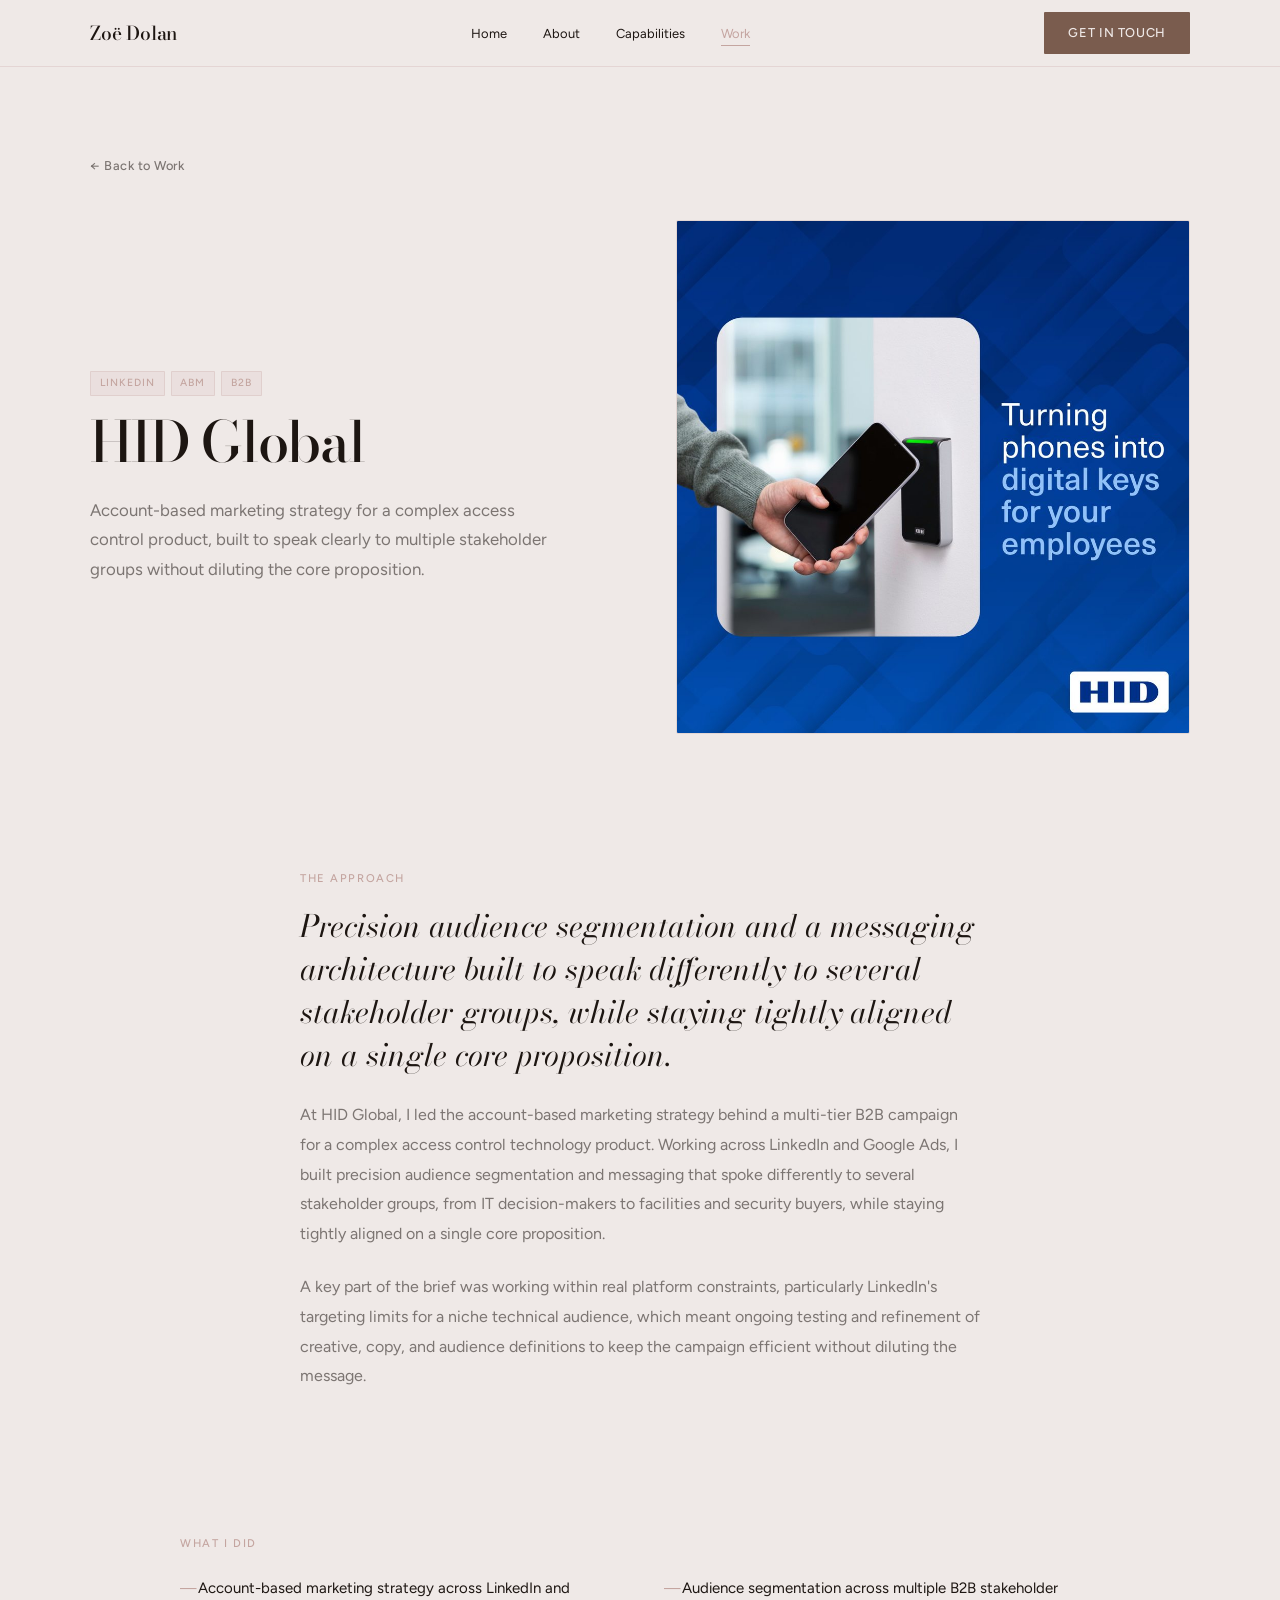
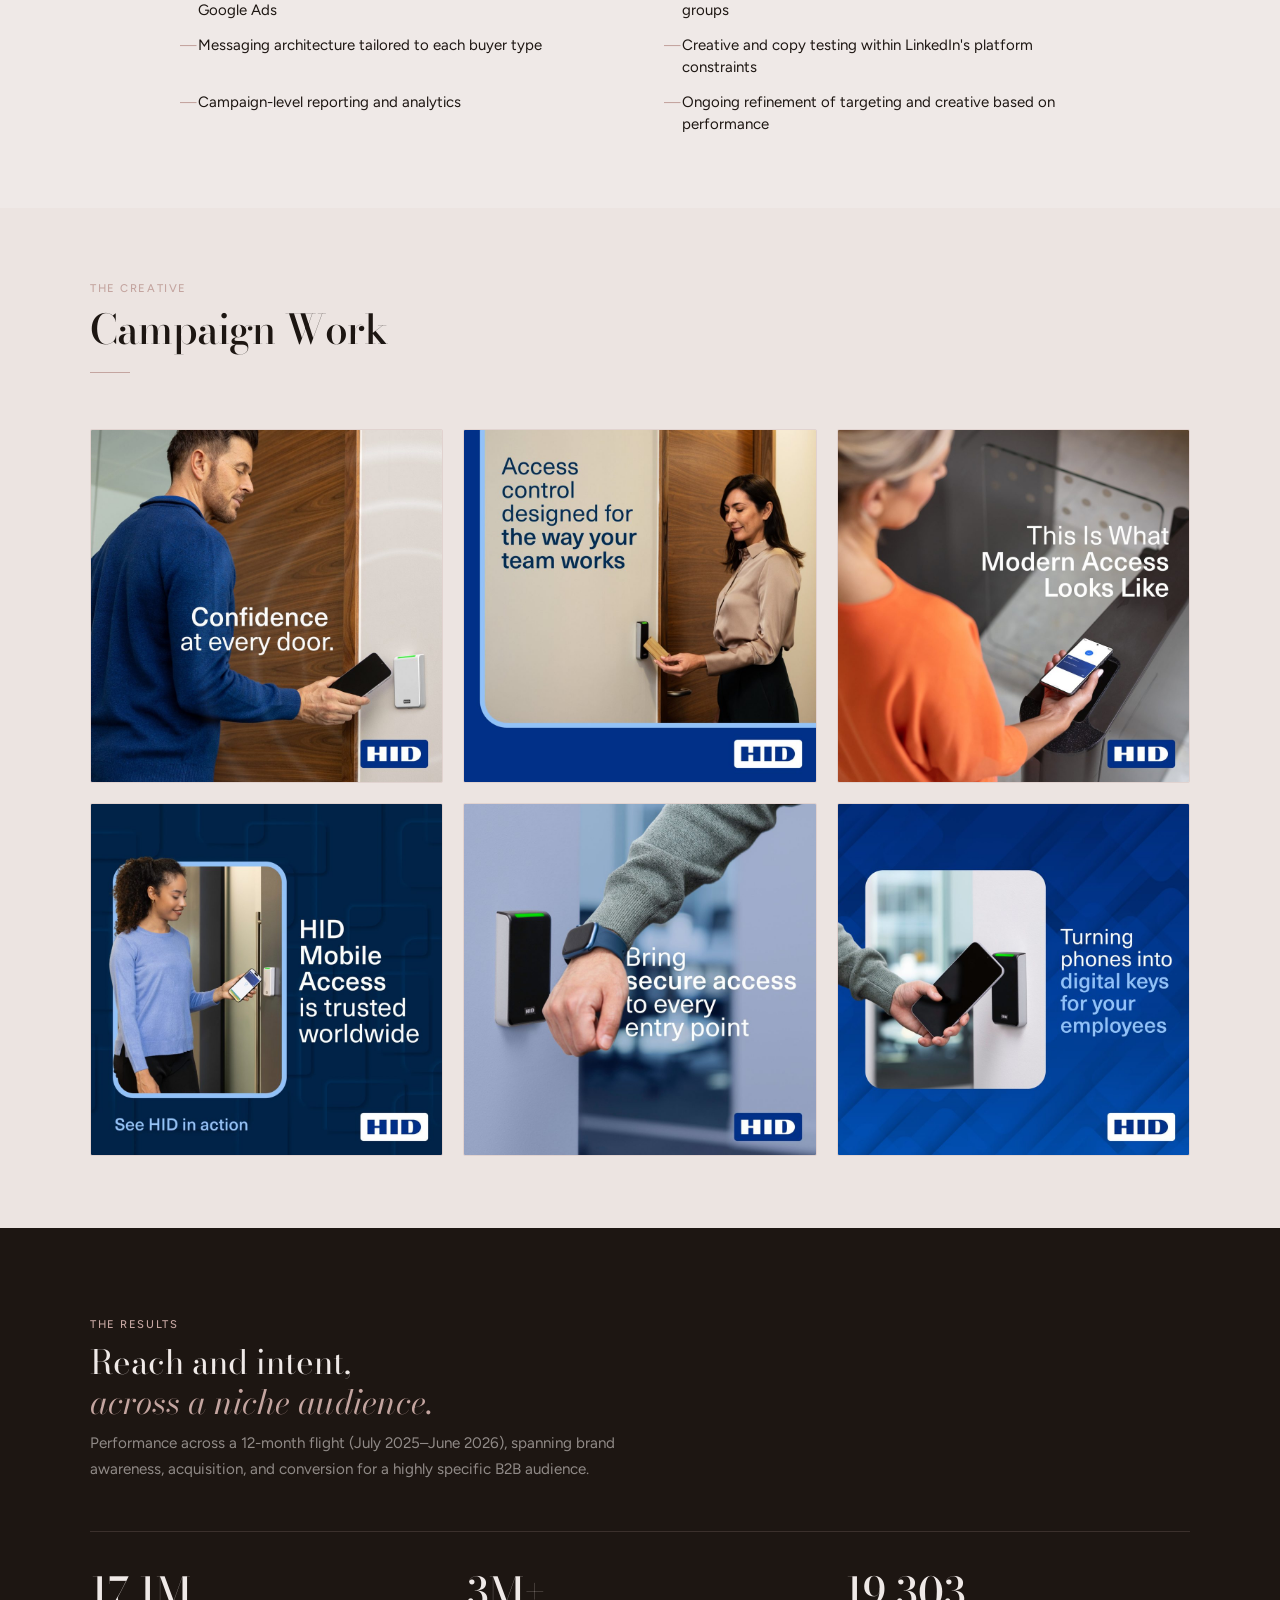
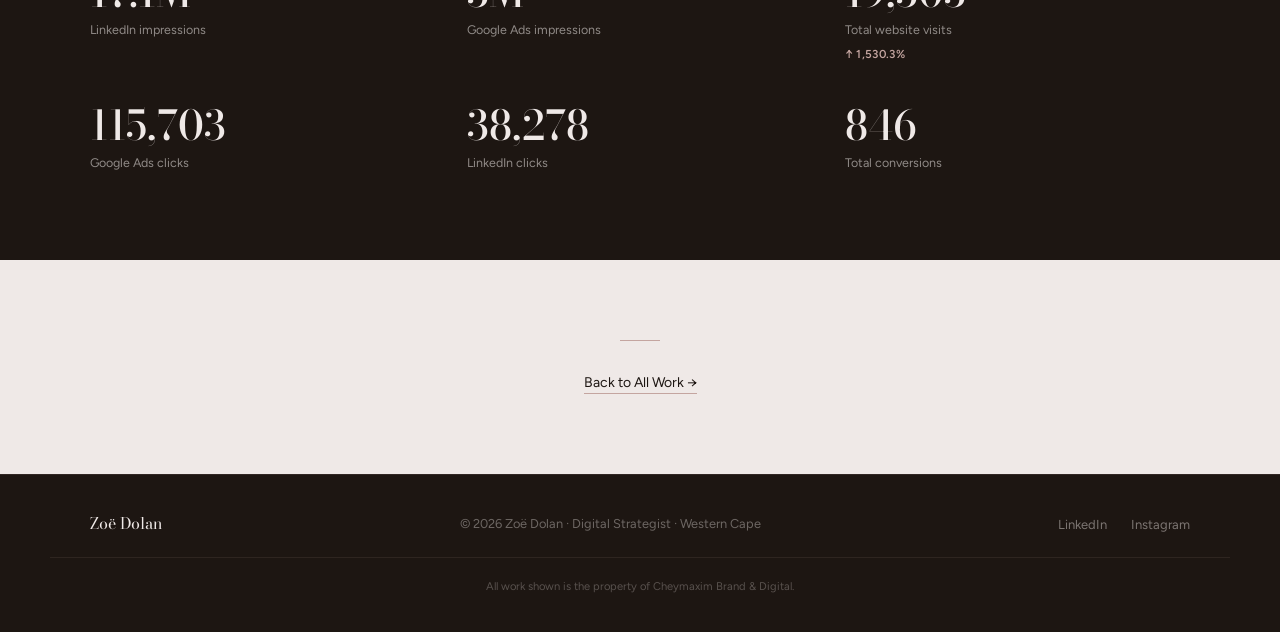
<file: hid-global.html>
<!DOCTYPE html>
<html lang="en">
<head>
  <meta charset="UTF-8">
  <meta name="viewport" content="width=device-width, initial-scale=1.0">
  <title>HID Global — Case Study — Zoë Dolan</title>
  <meta name="description" content="HID Global case study by Zoë Dolan — account-based marketing strategy, audience segmentation, and messaging architecture for a multi-tier B2B access control campaign.">
  <link rel="preconnect" href="https://fonts.googleapis.com">
  <link rel="preconnect" href="https://fonts.gstatic.com" crossorigin>
  <link href="https://fonts.googleapis.com/css2?family=Bodoni+Moda:ital,opsz,wght@0,6..96,400;0,6..96,500;0,6..96,700;1,6..96,400;1,6..96,500;1,6..96,700&family=Figtree:wght@300;400;500;600&display=swap" rel="stylesheet">
  <link rel="stylesheet" href="styles.css?v=18">
</head>
<body>

  <!-- ── NAVIGATION ───────────────────────────────────── -->
  <nav class="nav" id="site-nav" aria-label="Main navigation">
    <div class="nav-inner">
      <a href="index.html" class="nav-logo">Zoë Dolan</a>
      <ul class="nav-links" role="list">
        <li><a href="index.html">Home</a></li>
        <li><a href="about.html">About</a></li>
        <li><a href="capabilities.html">Capabilities</a></li>
        <li><a href="work.html" class="active">Work</a></li>
      </ul>
      <div class="nav-right">
        <a href="index.html#contact" class="btn">Get in Touch</a>
        <button class="nav-toggle" aria-label="Toggle menu" aria-expanded="false">
          <span></span><span></span><span></span>
        </button>
      </div>
    </div>
  </nav>

  <!-- ── CASE HERO ─────────────────────────────────────── -->
  <section class="case-hero">
    <div class="section-inner">
      <a href="work.html" class="case-back">← Back to Work</a>
      <div class="case-hero-grid">
        <div class="reveal">
          <div class="work-tags">
            <span class="tag">LinkedIn</span>
            <span class="tag">ABM</span>
            <span class="tag">B2B</span>
          </div>
          <h1 class="case-title">HID Global</h1>
          <p class="case-overview">Account-based marketing strategy for a complex access control product, built to speak clearly to multiple stakeholder groups without diluting the core proposition.</p>
        </div>
        <div class="reveal reveal-delay-1">
          <div class="case-hero-img case-hero-img--soft">
            <img src="images/hid-ad-3.jpg" alt="HID Global campaign creative — Turning phones into digital keys for your employees">
          </div>
        </div>
      </div>
    </div>
  </section>

  <!-- ── APPROACH ──────────────────────────────────────── -->
  <section class="case-section">
    <div class="case-section-narrow reveal">
      <span class="section-eyebrow">The Approach</span>
      <p class="case-lead">Precision audience segmentation and a messaging architecture built to speak differently to several stakeholder groups, while staying tightly aligned on a single core proposition.</p>
      <p class="case-body">At HID Global, I led the account-based marketing strategy behind a multi-tier B2B campaign for a complex access control technology product. Working across LinkedIn and Google Ads, I built precision audience segmentation and messaging that spoke differently to several stakeholder groups, from IT decision-makers to facilities and security buyers, while staying tightly aligned on a single core proposition.</p>
      <p class="case-body">A key part of the brief was working within real platform constraints, particularly LinkedIn's targeting limits for a niche technical audience, which meant ongoing testing and refinement of creative, copy, and audience definitions to keep the campaign efficient without diluting the message.</p>
    </div>
  </section>

  <!-- ── WHAT I DID ────────────────────────────────────── -->
  <section class="case-section">
    <div class="case-did reveal">
      <span class="section-eyebrow">What I Did</span>
      <div class="case-did-list">
        <div class="case-did-item">Account-based marketing strategy across LinkedIn and Google Ads</div>
        <div class="case-did-item">Audience segmentation across multiple B2B stakeholder groups</div>
        <div class="case-did-item">Messaging architecture tailored to each buyer type</div>
        <div class="case-did-item">Creative and copy testing within LinkedIn's platform constraints</div>
        <div class="case-did-item">Campaign-level reporting and analytics</div>
        <div class="case-did-item">Ongoing refinement of targeting and creative based on performance</div>
      </div>
    </div>
  </section>

  <!-- ── CREATIVE GALLERY ──────────────────────────────── -->
  <section class="case-section section--tinted">
    <div class="section-inner">
      <div class="section-header reveal">
        <span class="section-eyebrow">The Creative</span>
        <h2 class="section-title">Campaign Work</h2>
        <div class="section-rule"></div>
      </div>
    </div>
    <div class="case-gallery">
      <div class="case-gallery-item reveal"><img src="images/hid-ad-2.jpg" alt="HID Global ad — Confidence at every door"></div>
      <div class="case-gallery-item reveal reveal-delay-1"><img src="images/hid-ad-6.jpg" alt="HID Global ad — Access control designed for the way your team works"></div>
      <div class="case-gallery-item reveal reveal-delay-2"><img src="images/hid-ad-4.jpg" alt="HID Global ad — This is what modern access looks like"></div>
      <div class="case-gallery-item reveal"><img src="images/hid-ad-5.jpg" alt="HID Global ad — HID Mobile Access is trusted worldwide"></div>
      <div class="case-gallery-item reveal reveal-delay-1"><img src="images/hid-ad-1.jpg" alt="HID Global ad — Bring secure access to every entry point"></div>
      <div class="case-gallery-item reveal reveal-delay-2"><img src="images/hid-ad-3.jpg" alt="HID Global ad — Turning phones into digital keys for your employees"></div>
    </div>
  </section>

  <!-- ── RESULTS ───────────────────────────────────────── -->
  <section class="case-results">
    <div class="case-results-inner">
      <div class="reveal">
        <span class="section-eyebrow">The Results</span>
        <h2 class="case-results-headline">Reach and intent,<br><em>across a niche audience.</em></h2>
        <p class="case-results-sub">Performance across a 12-month flight (July 2025–June 2026), spanning brand awareness, acquisition, and conversion for a highly specific B2B audience.</p>
      </div>
      <div class="case-stat-grid reveal reveal-delay-1">
        <div>
          <div class="case-stat-num">17.1M</div>
          <div class="case-stat-label">LinkedIn impressions</div>
        </div>
        <div>
          <div class="case-stat-num">3M+</div>
          <div class="case-stat-label">Google Ads impressions</div>
        </div>
        <div>
          <div class="case-stat-num">19,303</div>
          <div class="case-stat-label">Total website visits</div>
          <span class="case-stat-delta">↑ 1,530.3%</span>
        </div>
        <div>
          <div class="case-stat-num">115,703</div>
          <div class="case-stat-label">Google Ads clicks</div>
        </div>
        <div>
          <div class="case-stat-num">38,278</div>
          <div class="case-stat-label">LinkedIn clicks</div>
        </div>
        <div>
          <div class="case-stat-num">846</div>
          <div class="case-stat-label">Total conversions</div>
        </div>
      </div>
    </div>
  </section>

  <!-- ── CTA ───────────────────────────────────────────── -->
  <section class="case-cta reveal">
    <div class="section-rule"></div>
    <a href="work.html" class="hero-text-link">Back to All Work <span class="arrow">→</span></a>
  </section>

  <!-- ── FOOTER ─────────────────────────────────────────── -->
  <footer class="footer">
    <div class="footer-inner">
      <span class="footer-name">Zoë Dolan</span>
      <span class="footer-copy">© 2026 Zoë Dolan · Digital Strategist · Western Cape</span>
      <ul class="footer-links" role="list">
        <li><a href="https://www.linkedin.com/in/zoedolan/" target="_blank" rel="noopener">LinkedIn</a></li>
        <li><a href="https://www.instagram.com/zo.dolan/" target="_blank" rel="noopener">Instagram</a></li>
      </ul>
    </div>
    <div class="footer-credit">All work shown is the property of Cheymaxim Brand &amp; Digital.</div>
  </footer>

  <!-- ── SCROLL REVEAL ──────────────────────────────────── -->
  <script>
    const revealEls = document.querySelectorAll('.reveal');
    const obs = new IntersectionObserver((entries) => {
      entries.forEach(e => {
        if (e.isIntersecting) {
          e.target.classList.add('visible');
          obs.unobserve(e.target);
        }
      });
    }, { threshold: 0.08, rootMargin: '0px 0px -30px 0px' });
    revealEls.forEach(el => obs.observe(el));

    // Mobile nav dropdown toggle
    const siteNav = document.getElementById('site-nav');
    const navToggle = siteNav.querySelector('.nav-toggle');
    navToggle.addEventListener('click', () => {
      const isOpen = siteNav.classList.toggle('menu-open');
      navToggle.setAttribute('aria-expanded', isOpen ? 'true' : 'false');
    });
    siteNav.querySelectorAll('.nav-links a').forEach(link => {
      link.addEventListener('click', () => {
        siteNav.classList.remove('menu-open');
        navToggle.setAttribute('aria-expanded', 'false');
      });
    });
    document.addEventListener('keydown', (e) => {
      if (e.key === 'Escape') {
        siteNav.classList.remove('menu-open');
        navToggle.setAttribute('aria-expanded', 'false');
      }
    });
    document.addEventListener('click', (e) => {
      if (siteNav.classList.contains('menu-open') && !siteNav.contains(e.target)) {
        siteNav.classList.remove('menu-open');
        navToggle.setAttribute('aria-expanded', 'false');
      }
    });
  </script>

</body>
</html>
</file>
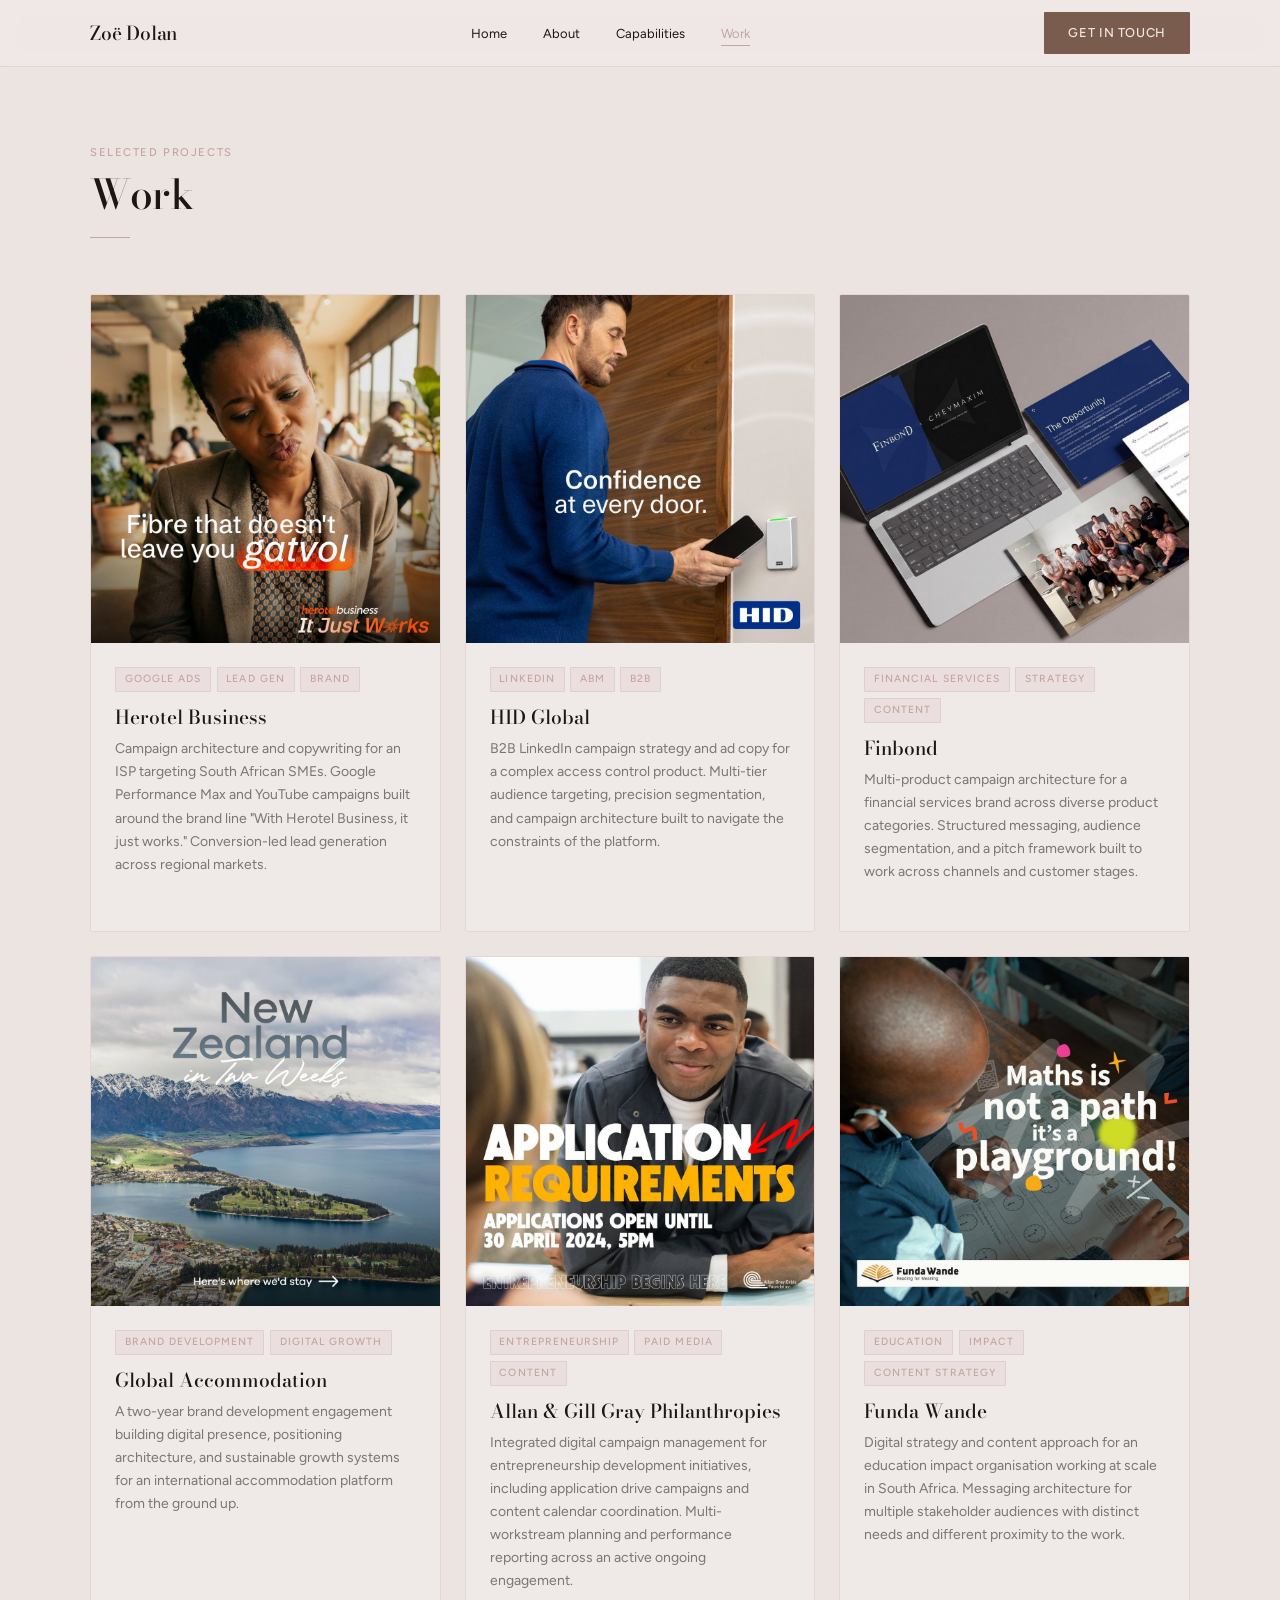
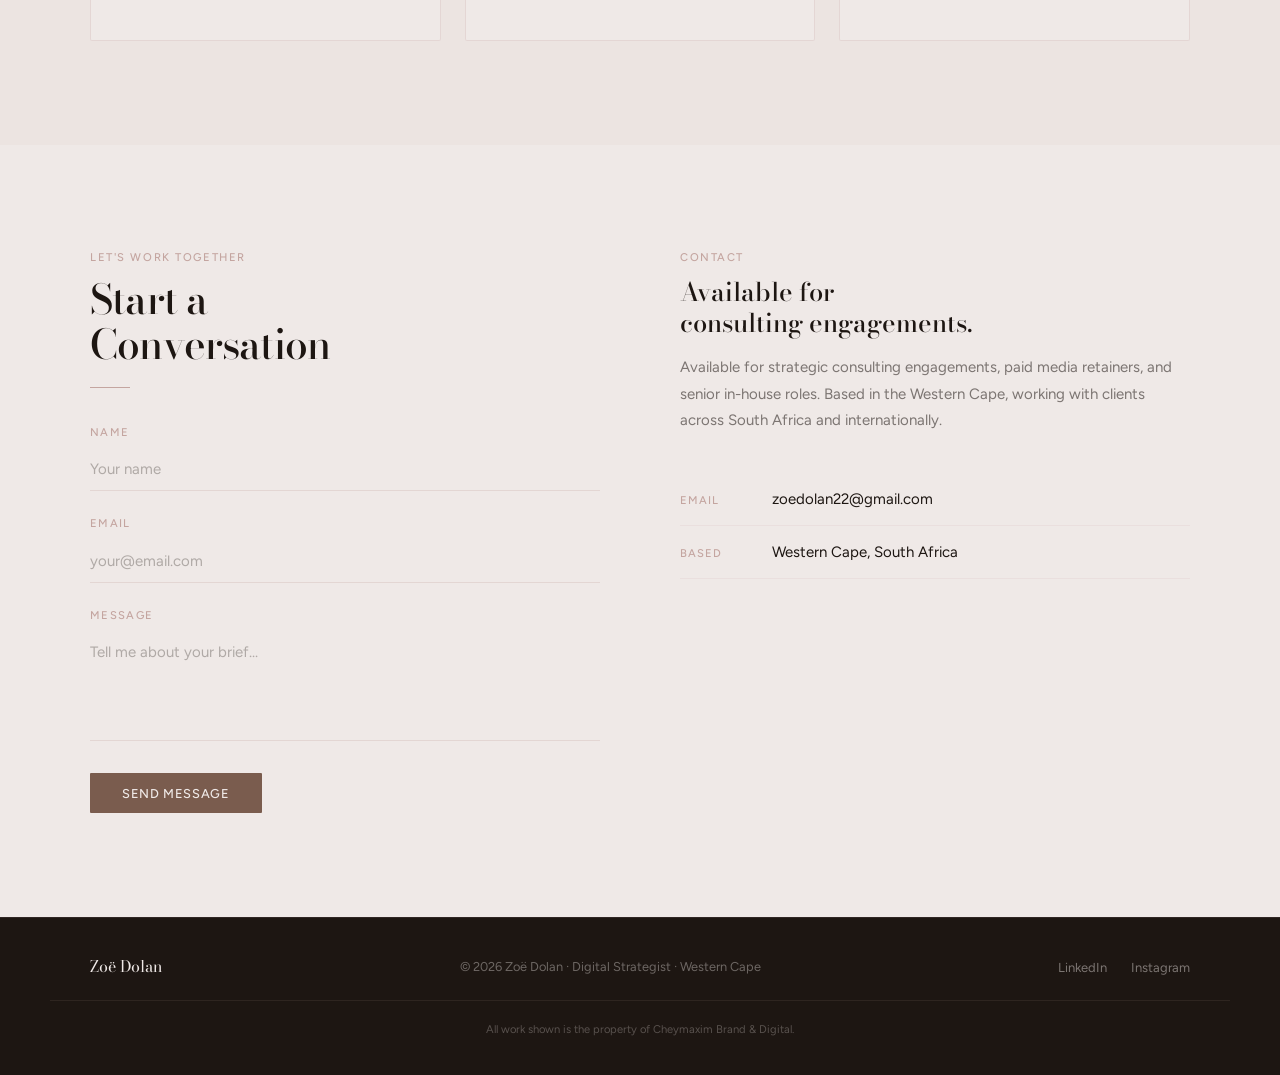
<file: work.html>
<!DOCTYPE html>
<html lang="en">
<head>
  <meta charset="UTF-8">
  <meta name="viewport" content="width=device-width, initial-scale=1.0">
  <title>Work — Zoë Dolan</title>
  <meta name="description" content="Selected work by Zoë Dolan — case studies across Herotel Business, HID Global, Finbond, Global Accommodation, Allan & Gill Gray Philanthropies, and Funda Wande.">
  <link rel="preconnect" href="https://fonts.googleapis.com">
  <link rel="preconnect" href="https://fonts.gstatic.com" crossorigin>
  <link href="https://fonts.googleapis.com/css2?family=Bodoni+Moda:ital,opsz,wght@0,6..96,400;0,6..96,500;0,6..96,700;1,6..96,400;1,6..96,500;1,6..96,700&family=Figtree:wght@300;400;500;600&display=swap" rel="stylesheet">
  <link rel="stylesheet" href="styles.css?v=18">
</head>
<body>

  <!-- ── NAVIGATION ───────────────────────────────────── -->
  <nav class="nav" id="site-nav" aria-label="Main navigation">
    <div class="nav-inner">
      <a href="index.html" class="nav-logo">Zoë Dolan</a>
      <ul class="nav-links" role="list">
        <li><a href="index.html">Home</a></li>
        <li><a href="about.html">About</a></li>
        <li><a href="capabilities.html">Capabilities</a></li>
        <li><a href="work.html" class="active">Work</a></li>
      </ul>
      <div class="nav-right">
        <a href="#contact" class="btn">Get in Touch</a>
        <button class="nav-toggle" aria-label="Toggle menu" aria-expanded="false">
          <span></span><span></span><span></span>
        </button>
      </div>
    </div>
  </nav>

  <!-- ── WORK ──────────────────────────────────────────── -->
  <section class="section section--tinted" id="work" style="padding-top: 9rem;">
    <div class="section-inner">
      <div class="section-header reveal">
        <span class="section-eyebrow">Selected Projects</span>
        <h2 class="section-title">Work</h2>
        <div class="section-rule"></div>
      </div>
      <div class="work-grid">

        <article class="work-card reveal">
          <a href="herotel-business.html" class="work-card-img work-card-img--soft"><img src="images/herotel-business.jpg" alt="Herotel Business campaign creative — Fibre that doesn't leave you gatvol"></a>
          <div class="work-card-body">
            <div class="work-tags">
              <span class="tag">Google Ads</span>
              <span class="tag">Lead Gen</span>
              <span class="tag">Brand</span>
            </div>
            <h3 class="work-card-title"><a href="herotel-business.html">Herotel Business</a></h3>
            <p class="work-card-desc">Campaign architecture and copywriting for an ISP targeting South African SMEs. Google Performance Max and YouTube campaigns built around the brand line "With Herotel Business, it just works." Conversion-led lead generation across regional markets.</p>
          </div>
        </article>

        <article class="work-card reveal reveal-delay-1">
          <a href="hid-global.html" class="work-card-img work-card-img--soft"><img src="images/hid-global.jpg" alt="HID Global campaign creative — Confidence at every door"></a>
          <div class="work-card-body">
            <div class="work-tags">
              <span class="tag">LinkedIn</span>
              <span class="tag">ABM</span>
              <span class="tag">B2B</span>
            </div>
            <h3 class="work-card-title"><a href="hid-global.html">HID Global</a></h3>
            <p class="work-card-desc">B2B LinkedIn campaign strategy and ad copy for a complex access control product. Multi-tier audience targeting, precision segmentation, and campaign architecture built to navigate the constraints of the platform.</p>
          </div>
        </article>

        <article class="work-card reveal reveal-delay-2">
          <div class="work-card-img work-card-img--soft"><img src="images/finbond.jpg" alt="Finbond x Cheymaxim pitch deck mockup"></div>
          <div class="work-card-body">
            <div class="work-tags">
              <span class="tag">Financial Services</span>
              <span class="tag">Strategy</span>
              <span class="tag">Content</span>
            </div>
            <h3 class="work-card-title">Finbond</h3>
            <p class="work-card-desc">Multi-product campaign architecture for a financial services brand across diverse product categories. Structured messaging, audience segmentation, and a pitch framework built to work across channels and customer stages.</p>
          </div>
        </article>

        <article class="work-card reveal">
          <div class="work-card-img work-card-img--soft"><img src="images/global-accommodation.jpg" alt="Global Accommodation campaign creative — New Zealand in Two Weeks"></div>
          <div class="work-card-body">
            <div class="work-tags">
              <span class="tag">Brand Development</span>
              <span class="tag">Digital Growth</span>
            </div>
            <h3 class="work-card-title">Global Accommodation</h3>
            <p class="work-card-desc">A two-year brand development engagement building digital presence, positioning architecture, and sustainable growth systems for an international accommodation platform from the ground up.</p>
          </div>
        </article>

        <article class="work-card reveal reveal-delay-1">
          <div class="work-card-img work-card-img--soft"><img src="images/allan-gray-philanthropies.jpg" alt="Allan & Gill Gray Philanthropies campaign creative — Application Requirements"></div>
          <div class="work-card-body">
            <div class="work-tags">
              <span class="tag">Entrepreneurship</span>
              <span class="tag">Paid Media</span>
              <span class="tag">Content</span>
            </div>
            <h3 class="work-card-title">Allan & Gill Gray Philanthropies</h3>
            <p class="work-card-desc">Integrated digital campaign management for entrepreneurship development initiatives, including application drive campaigns and content calendar coordination. Multi-workstream planning and performance reporting across an active ongoing engagement.</p>
          </div>
        </article>

        <article class="work-card reveal reveal-delay-2">
          <div class="work-card-img work-card-img--soft"><img src="images/funda-wande.jpg" alt="Funda Wande campaign creative — Maths is not a path, it's a playground"></div>
          <div class="work-card-body">
            <div class="work-tags">
              <span class="tag">Education</span>
              <span class="tag">Impact</span>
              <span class="tag">Content Strategy</span>
            </div>
            <h3 class="work-card-title">Funda Wande</h3>
            <p class="work-card-desc">Digital strategy and content approach for an education impact organisation working at scale in South Africa. Messaging architecture for multiple stakeholder audiences with distinct needs and different proximity to the work.</p>
          </div>
        </article>

      </div>
    </div>
  </section>

  <!-- ── CONTACT ────────────────────────────────────────── -->
  <section class="section" id="contact" aria-label="Contact">
    <div class="contact-inner">

      <div class="reveal">
        <span class="section-eyebrow">Let's Work Together</span>
        <h2 class="section-title" style="margin: 0.5rem 0 0.5rem;">Start a<br>Conversation</h2>
        <div class="section-rule" style="margin-bottom: 2.25rem;"></div>
        <form class="contact-form" action="https://formsubmit.co/zoedolan22@gmail.com" method="POST">
          <input type="hidden" name="_subject" value="New enquiry — zoedolan22.github.io">
          <input type="hidden" name="_template" value="table">
          <input type="hidden" name="_captcha" value="false">
          <div class="form-group">
            <label class="form-label" for="name">Name</label>
            <input id="name" name="name" type="text" class="form-field" placeholder="Your name" required>
          </div>
          <div class="form-group">
            <label class="form-label" for="email">Email</label>
            <input id="email" name="_replyto" type="email" class="form-field" placeholder="your@email.com" required>
          </div>
          <div class="form-group">
            <label class="form-label" for="message">Message</label>
            <textarea id="message" name="message" class="form-field" placeholder="Tell me about your brief..." required></textarea>
          </div>
          <button type="submit" class="btn" style="margin-top: 0.5rem; align-self: flex-start; padding: 0.8rem 2rem;">Send Message</button>
        </form>
      </div>

      <div class="reveal reveal-delay-1">
        <span class="section-eyebrow">Contact</span>
        <h3 class="contact-info-headline">Available for<br>consulting engagements.</h3>
        <p class="contact-info-body">Available for strategic consulting engagements, paid media retainers, and senior in-house roles. Based in the Western Cape, working with clients across South Africa and internationally.</p>
        <div class="contact-detail">
          <span class="detail-label">Email</span>
          <span class="detail-value">zoedolan22@gmail.com</span>
        </div>
        <div class="contact-detail">
          <span class="detail-label">Based</span>
          <span class="detail-value">Western Cape, South Africa</span>
        </div>
      </div>

    </div>
  </section>

  <!-- ── FOOTER ─────────────────────────────────────────── -->
  <footer class="footer">
    <div class="footer-inner">
      <span class="footer-name">Zoë Dolan</span>
      <span class="footer-copy">© 2026 Zoë Dolan · Digital Strategist · Western Cape</span>
      <ul class="footer-links" role="list">
        <li><a href="https://www.linkedin.com/in/zoedolan/" target="_blank" rel="noopener">LinkedIn</a></li>
        <li><a href="https://www.instagram.com/zo.dolan/" target="_blank" rel="noopener">Instagram</a></li>
      </ul>
    </div>
    <div class="footer-credit">All work shown is the property of Cheymaxim Brand &amp; Digital.</div>
  </footer>

  <!-- ── SCROLL REVEAL ──────────────────────────────────── -->
  <script>
    const revealEls = document.querySelectorAll('.reveal');
    const obs = new IntersectionObserver((entries) => {
      entries.forEach(e => {
        if (e.isIntersecting) {
          e.target.classList.add('visible');
          obs.unobserve(e.target);
        }
      });
    }, { threshold: 0.08, rootMargin: '0px 0px -30px 0px' });
    revealEls.forEach(el => obs.observe(el));

    // Mobile nav dropdown toggle
    const siteNav = document.getElementById('site-nav');
    const navToggle = siteNav.querySelector('.nav-toggle');
    navToggle.addEventListener('click', () => {
      const isOpen = siteNav.classList.toggle('menu-open');
      navToggle.setAttribute('aria-expanded', isOpen ? 'true' : 'false');
    });
    siteNav.querySelectorAll('.nav-links a').forEach(link => {
      link.addEventListener('click', () => {
        siteNav.classList.remove('menu-open');
        navToggle.setAttribute('aria-expanded', 'false');
      });
    });
    document.addEventListener('keydown', (e) => {
      if (e.key === 'Escape') {
        siteNav.classList.remove('menu-open');
        navToggle.setAttribute('aria-expanded', 'false');
      }
    });
    document.addEventListener('click', (e) => {
      if (siteNav.classList.contains('menu-open') && !siteNav.contains(e.target)) {
        siteNav.classList.remove('menu-open');
        navToggle.setAttribute('aria-expanded', 'false');
      }
    });
  </script>

</body>
</html>
</file>
<file: styles.css>
/* ── TOKENS ──────────────────────────────────────────── */
:root {
  --linen:       #EFE9E7;
  --ink:         #1D1612;
  --rose:        #C4A5A0;
  --cognac:      #7A5C4E;
  --rose-faint:  rgba(196,165,160,0.13);
  --rose-line:   rgba(196,165,160,0.28);
  --ink-muted:   rgba(29,22,18,0.55);
  --linen-muted: rgba(239,233,231,0.55);
  --f-display:   'Bodoni Moda', Georgia, serif;
  --f-body:      'Figtree', system-ui, sans-serif;
}

/* ── RESET ───────────────────────────────────────────── */
*, *::before, *::after { box-sizing: border-box; margin: 0; padding: 0; }
html { scroll-behavior: smooth; }
body {
  background: var(--linen);
  color: var(--ink);
  font-family: var(--f-body);
  font-size: 16px;
  line-height: 1.6;
  -webkit-font-smoothing: antialiased;
  animation: page-fade-in 0.5s ease both;
}
@keyframes page-fade-in {
  from { opacity: 0; }
  to { opacity: 1; }
}
@media (prefers-reduced-motion: reduce) {
  body { animation: none; }
}
a { text-decoration: none; color: inherit; }
img { display: block; max-width: 100%; }
ul { list-style: none; }

/* ── NAV ─────────────────────────────────────────────── */
.nav {
  position: fixed;
  inset: 0 0 auto 0;
  z-index: 200;
  background: rgba(239,233,231,0.88);
  backdrop-filter: blur(14px);
  -webkit-backdrop-filter: blur(14px);
  border-bottom: 1px solid var(--rose-line);
}
.nav-inner {
  max-width: 1180px;
  margin: 0 auto;
  padding: 0 2.5rem;
  height: 66px;
  display: flex;
  align-items: center;
  justify-content: space-between;
}
.nav-logo {
  font-family: var(--f-display);
  font-size: 1.2rem;
  font-weight: 500;
  letter-spacing: -0.01em;
  color: var(--ink);
}
.nav-links {
  display: flex;
  align-items: center;
  gap: 2.25rem;
}
.nav-links a {
  font-size: 0.8125rem;
  font-weight: 400;
  color: var(--ink);
  padding-bottom: 4px;
  border-bottom: 1px solid transparent;
  transition: color 0.2s, border-color 0.2s;
}
.nav-links a:hover { color: var(--cognac); }
.nav-links a.active {
  color: var(--rose);
  border-bottom-color: var(--rose);
}

.nav-right {
  display: flex;
  align-items: center;
  gap: 1.25rem;
}
.nav-toggle {
  display: none;
  flex-direction: column;
  justify-content: space-between;
  width: 22px;
  height: 15px;
  background: none;
  border: none;
  padding: 0;
  cursor: pointer;
  position: relative;
  z-index: 210;
}
.nav-toggle span {
  display: block;
  width: 100%;
  height: 1.5px;
  background: var(--ink);
  transform-origin: center;
  transition: transform 0.3s ease, opacity 0.25s ease;
}
.nav.menu-open .nav-toggle span:nth-child(1) { transform: translateY(6.5px) rotate(45deg); }
.nav.menu-open .nav-toggle span:nth-child(2) { opacity: 0; }
.nav.menu-open .nav-toggle span:nth-child(3) { transform: translateY(-6.5px) rotate(-45deg); }

/* ── BUTTON ──────────────────────────────────────────── */
.btn {
  display: inline-flex;
  align-items: center;
  gap: 0.4rem;
  background: var(--cognac);
  color: var(--linen);
  font-family: var(--f-body);
  font-size: 0.8rem;
  font-weight: 500;
  letter-spacing: 0.05em;
  text-transform: uppercase;
  padding: 0.65rem 1.5rem;
  border: none;
  cursor: pointer;
  border-radius: 1px;
  transition: background 0.2s, transform 0.15s;
}
.btn:hover {
  background: #6a4e42;
  transform: translateY(-1px);
}

/* ── HERO ────────────────────────────────────────────── */
.hero {
  min-height: 100vh;
  padding-top: 66px;
  display: flex;
  align-items: center;
  position: relative;
  overflow: hidden;
}
/* Signature: ambient rose orb — one atmospheric moment */
.hero-orb {
  position: absolute;
  width: 860px;
  height: 860px;
  border-radius: 50%;
  background: radial-gradient(circle at 50% 50%, rgba(196,165,160,0.6) 0%, rgba(196,165,160,0.32) 38%, rgba(196,165,160,0.12) 60%, transparent 78%);
  top: 44%;
  right: 190px;
  transform: translateY(-50%);
  pointer-events: none;
  filter: blur(2px);
  z-index: 0;
  animation: orb-drift 13s ease-in-out infinite;
}
@keyframes orb-drift {
  0%   { transform: translateY(-50%) translateX(0) scale(1); }
  50%  { transform: translateY(-58%) translateX(-90px) scale(1.18); }
  100% { transform: translateY(-50%) translateX(0) scale(1); }
}
@media (prefers-reduced-motion: reduce) {
  .hero-orb { animation: none; }
}
.hero-inner {
  max-width: 1180px;
  margin: 0 auto;
  padding: 5rem 2.5rem;
  display: grid;
  grid-template-columns: 1.05fr 0.95fr;
  gap: 4rem;
  align-items: center;
  position: relative;
}
.hero-content {
  position: relative;
  z-index: 2;
}
.hero-eyebrow {
  display: flex;
  align-items: center;
  gap: 0.875rem;
  margin-bottom: 1.75rem;
}
.hero-eyebrow::before {
  content: '';
  display: block;
  width: 2rem;
  height: 1px;
  background: var(--rose);
  flex-shrink: 0;
}
.eyebrow-text {
  font-size: 0.725rem;
  font-weight: 500;
  letter-spacing: 0.14em;
  text-transform: uppercase;
  color: var(--rose);
}
.hero-headline {
  font-family: var(--f-display);
  font-size: clamp(3.4rem, 5.8vw, 6rem);
  font-weight: 500;
  line-height: 1.0;
  letter-spacing: -0.025em;
  color: var(--ink);
  margin-bottom: 1.75rem;
}
.hero-headline em {
  font-style: italic;
  color: var(--rose);
}
.hero-bio {
  font-size: 1rem;
  line-height: 1.8;
  color: var(--ink-muted);
  max-width: 430px;
  margin-bottom: 2.75rem;
}
.hero-actions {
  display: flex;
  align-items: center;
  gap: 1.75rem;
  flex-wrap: wrap;
}
.hero-text-link {
  font-size: 0.875rem;
  color: var(--ink);
  border-bottom: 1px solid var(--rose);
  padding-bottom: 2px;
  transition: color 0.2s, border-color 0.2s;
}
.hero-text-link:hover { color: var(--cognac); border-color: var(--cognac); }
.hero-text-link .arrow,
.work-card-link .arrow {
  display: inline-block;
  transition: transform 0.25s ease;
}
.hero-text-link:hover .arrow,
.work-card:hover .work-card-link .arrow {
  transform: translateX(4px);
}

/* Photo side */
.hero-visual { position: relative; z-index: 1; }
.hero-photo {
  width: 100%;
  aspect-ratio: 4/5;
  background: linear-gradient(155deg, rgba(196,165,160,0.16) 0%, rgba(122,92,78,0.07) 100%);
  border: 1px solid var(--rose-line);
  border-radius: 2px;
  display: flex;
  align-items: center;
  justify-content: center;
  overflow: hidden;
}
.hero-photo img {
  width: 100%;
  height: 100%;
  object-fit: cover;
  object-position: center top;
  display: block;
}
.hero-chip {
  position: absolute;
  bottom: -1.25rem;
  left: -1.5rem;
  background: var(--ink);
  padding: 1.25rem 1.5rem;
  border-radius: 2px;
}
.hero-chip-num {
  font-family: var(--f-display);
  font-size: 2.25rem;
  font-weight: 500;
  line-height: 1;
  color: var(--linen);
}
.hero-chip-label {
  font-size: 0.7rem;
  font-weight: 500;
  letter-spacing: 0.1em;
  text-transform: uppercase;
  color: var(--rose);
  margin-top: 0.3rem;
}

/* ── MOBILE INLINE PORTRAIT (alongside headline) ─────── */
.hero-top-row,
.about-top-row {
  display: block;
}
.hero-photo-mobile,
.about-photo-mobile {
  display: none;
  width: clamp(95px, 26vw, 130px);
  aspect-ratio: 1/1;
  border-radius: 50%;
  overflow: hidden;
  border: 1px solid var(--rose-line);
  flex-shrink: 0;
  margin-right: 1.5rem;
}
.hero-photo-mobile img,
.about-photo-mobile img {
  width: 100%;
  height: 100%;
  object-fit: cover;
  object-position: center top;
  display: block;
}

/* ── SHARED SECTION SCAFFOLDING ──────────────────────── */
.section { padding: 6.5rem 0; }
.section-inner {
  max-width: 1180px;
  margin: 0 auto;
  padding: 0 2.5rem;
}
.section-header { margin-bottom: 3.5rem; }
.section-eyebrow {
  font-size: 0.7rem;
  font-weight: 500;
  letter-spacing: 0.14em;
  text-transform: uppercase;
  color: var(--rose);
  display: block;
  margin-bottom: 0.6rem;
}
.section-title {
  font-family: var(--f-display);
  font-size: clamp(2rem, 3.2vw, 2.75rem);
  font-weight: 500;
  line-height: 1.1;
  color: var(--ink);
  letter-spacing: -0.02em;
}
.section-rule {
  width: 2.5rem;
  height: 1px;
  background: var(--rose);
  margin-top: 1.25rem;
  transform: scaleX(0);
  transform-origin: left;
  transition: transform 0.8s cubic-bezier(0.22, 1, 0.36, 1) 0.15s;
}
.reveal.visible .section-rule {
  transform: scaleX(1);
}
@media (prefers-reduced-motion: reduce) {
  .section-rule { transform: scaleX(1); transition: none; }
}

/* ── CAPABILITIES ────────────────────────────────────── */
/* Flush grid separated only by 1px lines — editorial, briefing-doc feel */
.cap-grid {
  display: grid;
  grid-template-columns: repeat(3, 1fr);
  outline: 1px solid var(--rose-line);
}
.cap-cell {
  padding: 2.25rem 2rem;
  border-right: 1px solid var(--rose-line);
  border-bottom: 1px solid var(--rose-line);
  transition: background 0.3s;
}
.cap-cell:nth-child(3n) { border-right: none; }
.cap-cell:nth-last-child(-n+3) { border-bottom: none; }
.cap-cell:hover { background: rgba(196,165,160,0.07); }
.cap-index {
  font-family: var(--f-display);
  font-style: italic;
  font-size: 0.8125rem;
  color: var(--rose);
  margin-bottom: 1rem;
  display: block;
}
.cap-title {
  font-family: var(--f-display);
  font-size: 1.15rem;
  font-weight: 500;
  color: var(--ink);
  line-height: 1.2;
  margin-bottom: 0.75rem;
}
.cap-desc {
  font-size: 0.875rem;
  color: var(--ink-muted);
  line-height: 1.7;
}

/* ── CASE STUDY PAGE ─────────────────────────────────── */
.case-hero {
  padding: 9.5rem 0 4rem;
}
.case-back {
  display: inline-flex;
  align-items: center;
  gap: 0.4rem;
  font-size: 0.8rem;
  font-weight: 500;
  letter-spacing: 0.04em;
  color: var(--ink-muted);
  margin-bottom: 2.75rem;
  transition: color 0.2s, gap 0.2s;
}
.case-back:hover { color: var(--cognac); gap: 0.7rem; }
.case-hero-grid {
  display: grid;
  grid-template-columns: 1fr 1fr;
  gap: 4.5rem;
  align-items: center;
}
.case-title {
  font-family: var(--f-display);
  font-size: clamp(2.6rem, 4.4vw, 4rem);
  font-weight: 500;
  line-height: 1.04;
  letter-spacing: -0.025em;
  color: var(--ink);
  margin: 1.1rem 0 1.5rem;
}
.case-overview {
  font-size: 1.05rem;
  line-height: 1.75;
  color: var(--ink-muted);
  max-width: 460px;
}
.case-hero-img {
  width: 100%;
  aspect-ratio: 1/1;
  border-radius: 2px;
  overflow: hidden;
  border: 1px solid var(--rose-line);
}
.case-hero-img img {
  width: 100%;
  height: 100%;
  object-fit: cover;
  display: block;
}
@media (hover: hover) and (pointer: fine) and (prefers-reduced-motion: no-preference) {
  .case-hero-img--soft img {
    transition: transform 0.5s ease, border-radius 0.5s ease;
  }
  .case-hero-img--soft:hover img {
    transform: scale(1.03);
    border-top-left-radius: 26% 22%;
    border-bottom-right-radius: 18% 16%;
  }
}
.case-section { padding: 4.5rem 0; }
.case-section-narrow {
  max-width: 760px;
  margin: 0 auto;
  padding: 0 2.5rem;
}
.case-lead {
  font-family: var(--f-display);
  font-size: clamp(1.5rem, 2.4vw, 2rem);
  font-weight: 400;
  font-style: italic;
  line-height: 1.4;
  color: var(--ink);
  margin-top: 1rem;
}
.case-body {
  font-size: 1rem;
  line-height: 1.85;
  color: var(--ink-muted);
  margin-top: 1.5rem;
}
.case-gallery {
  display: grid;
  grid-template-columns: repeat(3, 1fr);
  gap: 1.25rem;
  max-width: 1180px;
  margin: 0 auto;
  padding: 0 2.5rem;
}
.case-gallery-item {
  width: 100%;
  aspect-ratio: 1/1;
  border-radius: 2px;
  overflow: hidden;
  border: 1px solid var(--rose-line);
}
.case-gallery-item img {
  width: 100%;
  height: 100%;
  object-fit: cover;
  display: block;
  transition: transform 0.5s ease;
}
.case-gallery-item:hover img { transform: scale(1.04); }
.case-results {
  background: var(--ink);
  padding: 5.5rem 0;
}
.case-results-inner {
  max-width: 1180px;
  margin: 0 auto;
  padding: 0 2.5rem;
}
.case-results .section-eyebrow { color: var(--rose); }
.case-results-headline {
  font-family: var(--f-display);
  font-size: clamp(1.7rem, 2.6vw, 2.3rem);
  font-weight: 400;
  color: var(--linen);
  line-height: 1.2;
  margin: 0.6rem 0 0.5rem;
}
.case-results-headline em { font-style: italic; color: var(--rose); }
.case-results-sub {
  font-size: 0.95rem;
  color: var(--linen-muted);
  line-height: 1.7;
  max-width: 540px;
  margin-bottom: 3rem;
}
.case-stat-grid {
  display: grid;
  grid-template-columns: repeat(3, 1fr);
  gap: 2.5rem 2rem;
  padding-top: 2.5rem;
  border-top: 1px solid rgba(196,165,160,0.18);
}
.case-stat-num {
  font-family: var(--f-display);
  font-size: clamp(2rem, 3.2vw, 2.85rem);
  font-weight: 500;
  color: var(--linen);
  line-height: 1;
}
.case-stat-label {
  font-size: 0.78rem;
  color: var(--linen-muted);
  margin-top: 0.5rem;
  line-height: 1.4;
}
.case-stat-delta {
  display: inline-block;
  font-size: 0.72rem;
  font-weight: 600;
  color: var(--rose);
  margin-top: 0.4rem;
  letter-spacing: 0.03em;
}
.case-cta {
  text-align: center;
  padding: 5rem 2.5rem;
}
.case-cta .section-rule { margin: 0 auto 1.75rem; transform-origin: center; }

.case-did {
  max-width: 1000px;
  margin: 0 auto;
  padding: 0 2.5rem;
}
.case-did-list {
  display: grid;
  grid-template-columns: 1fr 1fr;
  gap: 0.75rem 3rem;
  margin-top: 1.5rem;
}
.case-did-item {
  position: relative;
  padding-left: 1.1rem;
  font-size: 0.9375rem;
  line-height: 1.5;
  color: var(--ink);
}
.case-did-item::before {
  content: '—';
  position: absolute;
  left: 0;
  color: var(--rose);
}

/* ── FEATURED WORK (home page highlight) ─────────────── */
.featured-work {
  padding: 7.5rem 0;
}
.featured-work-inner {
  max-width: 1180px;
  margin: 0 auto;
  padding: 0 2.5rem;
}
.featured-block {
  display: grid;
  grid-template-columns: 1fr 1fr;
  gap: 4.5rem;
  align-items: center;
  margin-bottom: 8rem;
}
.featured-block:last-of-type {
  margin-bottom: 5rem;
}
.featured-block.reverse .featured-img-wrap {
  order: 2;
}
.featured-block.reverse .featured-text {
  order: 1;
}
.featured-img-wrap {
  display: block;
  width: 100%;
  aspect-ratio: 1/1;
  border-radius: 2px;
  overflow: hidden;
  border: 1px solid var(--rose-line);
  cursor: pointer;
}
.featured-img-wrap img {
  width: 100%;
  height: 100%;
  object-fit: cover;
  object-position: center;
  display: block;
  transition: transform 0.6s ease;
}
.featured-block:hover .featured-img-wrap img {
  transform: scale(1.035);
}
@media (hover: hover) and (pointer: fine) and (prefers-reduced-motion: no-preference) {
  .featured-img-wrap--soft img {
    transition: transform 0.6s ease, border-radius 0.5s ease;
  }
  .featured-block:hover .featured-img-wrap--soft img {
    border-top-left-radius: 26% 22%;
    border-bottom-right-radius: 18% 16%;
  }
}
.featured-text .work-tags { margin-bottom: 1.25rem; }
.featured-title {
  font-family: var(--f-display);
  font-size: clamp(1.8rem, 2.6vw, 2.35rem);
  font-weight: 500;
  color: var(--ink);
  line-height: 1.15;
  margin-bottom: 1.1rem;
  letter-spacing: -0.01em;
}
.featured-title a {
  color: inherit;
  transition: color 0.2s;
}
.featured-title a:hover { color: var(--cognac); }
.featured-desc {
  font-size: 0.95rem;
  color: var(--ink-muted);
  line-height: 1.8;
  max-width: 420px;
}
.featured-cta {
  text-align: center;
}
.featured-cta .section-rule {
  margin: 0 auto 1.75rem;
  transform-origin: center;
}


.section--tinted { background: rgba(196,165,160,0.07); }
.work-grid {
  display: grid;
  grid-template-columns: repeat(3, 1fr);
  gap: 1.5rem;
}
.work-card {
  background: var(--linen);
  border: 1px solid var(--rose-line);
  border-radius: 2px;
  overflow: hidden;
  display: flex;
  flex-direction: column;
  transition: transform 0.25s ease, box-shadow 0.25s ease;
}
.work-card:hover {
  transform: translateY(-5px);
  box-shadow: 0 18px 48px rgba(29,22,18,0.07);
}
.work-card-img {
  display: block;
  width: 100%;
  aspect-ratio: 1/1;
  background: linear-gradient(140deg, rgba(196,165,160,0.18) 0%, rgba(122,92,78,0.09) 100%);
  display: flex;
  align-items: center;
  justify-content: center;
  flex-shrink: 0;
  overflow: hidden;
}
a.work-card-img { cursor: pointer; }
.work-card-title a {
  color: inherit;
  transition: color 0.2s;
}
.work-card-title a:hover { color: var(--cognac); }
.work-card-img img {
  width: 100%;
  height: 100%;
  object-fit: cover;
  object-position: center;
  display: block;
  transition: transform 0.5s ease;
}
.work-card:hover .work-card-img img {
  transform: scale(1.04);
}
.work-card-img span {
  font-family: var(--f-display);
  font-style: italic;
  font-size: 0.8rem;
  color: var(--rose);
  opacity: 0.5;
}
.work-card-body {
  padding: 1.5rem 1.5rem 1.75rem;
  display: flex;
  flex-direction: column;
  flex: 1;
}
.work-tags {
  display: flex;
  flex-wrap: wrap;
  gap: 0.35rem;
  margin-bottom: 0.875rem;
}
.tag {
  font-size: 0.65rem;
  font-weight: 500;
  letter-spacing: 0.1em;
  text-transform: uppercase;
  color: var(--rose);
  background: var(--rose-faint);
  border: 1px solid var(--rose-line);
  padding: 0.2rem 0.55rem;
  border-radius: 1px;
}
.work-card-title {
  font-family: var(--f-display);
  font-size: 1.2rem;
  font-weight: 500;
  color: var(--ink);
  margin-bottom: 0.5rem;
  line-height: 1.2;
}
.work-card-desc {
  font-size: 0.875rem;
  color: var(--ink-muted);
  line-height: 1.65;
  flex: 1;
  margin-bottom: 1.25rem;
}
.work-card-link {
  font-size: 0.8125rem;
  font-weight: 500;
  color: var(--cognac);
  letter-spacing: 0.03em;
  display: inline-flex;
  align-items: center;
  gap: 0.35rem;
  transition: gap 0.2s;
  align-self: flex-start;
}
.work-card:hover .work-card-link { gap: 0.65rem; }

/* ── SOFT ORGANIC HOVER CURVE (Stage 1: Herotel card only) ── */
@media (hover: hover) and (pointer: fine) and (prefers-reduced-motion: no-preference) {
  .work-card-img--soft img {
    transition: transform 0.5s ease, border-radius 0.5s ease;
  }
  .work-card:hover .work-card-img--soft img {
    border-top-left-radius: 26% 22%;
    border-bottom-right-radius: 18% 16%;
  }
}

/* ── ABOUT (dark section) ────────────────────────────── */
.about {
  background: var(--ink);
  padding: 6.5rem 0;
}
.about-inner {
  max-width: 1180px;
  margin: 0 auto;
  padding: 0 2.5rem;
  display: grid;
  grid-template-columns: 1fr 1fr;
  gap: 5rem;
  align-items: center;
}
.about .section-eyebrow { color: var(--rose); }
.about-headline {
  font-family: var(--f-display);
  font-size: clamp(1.9rem, 2.8vw, 2.6rem);
  font-weight: 400;
  line-height: 1.15;
  color: var(--linen);
  margin: 0.6rem 0 1.5rem;
}
.about-headline em { font-style: italic; color: var(--rose); }
.about-body {
  font-size: 0.9375rem;
  color: var(--linen-muted);
  line-height: 1.8;
  margin-bottom: 1rem;
}
.about-stats {
  display: grid;
  grid-template-columns: 1fr 1fr;
  gap: 1.5rem 2rem;
  margin-top: 2.5rem;
  padding-top: 2rem;
  border-top: 1px solid rgba(196,165,160,0.18);
}
.stat-num {
  font-family: var(--f-display);
  font-size: 2.25rem;
  font-weight: 500;
  color: var(--linen);
  line-height: 1;
}
.stat-label {
  font-size: 0.7rem;
  font-weight: 500;
  letter-spacing: 0.1em;
  text-transform: uppercase;
  color: var(--rose);
  margin-top: 0.35rem;
}
.about-photo {
  width: 100%;
  aspect-ratio: 3/4;
  background: rgba(196,165,160,0.07);
  border: 1px solid rgba(196,165,160,0.15);
  border-radius: 2px;
  display: flex;
  align-items: center;
  justify-content: center;
  overflow: hidden;
}
.about-photo img {
  width: 100%;
  height: 100%;
  object-fit: cover;
  object-position: center top;
  display: block;
}
.about-mobile-side { display: none; }

/* ── CONTACT ─────────────────────────────────────────── */
.contact-inner {
  max-width: 1180px;
  margin: 0 auto;
  padding: 0 2.5rem;
  display: grid;
  grid-template-columns: 1fr 1fr;
  gap: 5rem;
}
.contact-form {
  display: flex;
  flex-direction: column;
  gap: 1.5rem;
}
.form-group { display: flex; flex-direction: column; gap: 0.4rem; }
.form-label {
  font-size: 0.7rem;
  font-weight: 500;
  letter-spacing: 0.12em;
  text-transform: uppercase;
  color: var(--rose);
}
.form-field {
  background: transparent;
  border: none;
  border-bottom: 1px solid var(--rose-line);
  padding: 0.75rem 0;
  font-family: var(--f-body);
  font-size: 0.9375rem;
  color: var(--ink);
  outline: none;
  transition: border-color 0.2s;
  -webkit-appearance: none;
}
.form-field:focus { border-bottom-color: var(--cognac); }
.form-field::placeholder { color: rgba(29,22,18,0.3); }
textarea.form-field { resize: none; height: 110px; }

.contact-info-headline {
  font-family: var(--f-display);
  font-size: 1.6rem;
  font-weight: 500;
  color: var(--ink);
  line-height: 1.2;
  margin: 0.6rem 0 1rem;
}
.contact-info-body {
  font-size: 0.9375rem;
  color: var(--ink-muted);
  line-height: 1.75;
  margin-bottom: 2.5rem;
}
.contact-detail {
  display: flex;
  align-items: baseline;
  gap: 1.25rem;
  padding: 0.875rem 0;
  border-bottom: 1px solid var(--rose-faint);
}
.detail-label {
  font-size: 0.7rem;
  font-weight: 500;
  letter-spacing: 0.1em;
  text-transform: uppercase;
  color: var(--rose);
  width: 72px;
  flex-shrink: 0;
}
.detail-value {
  font-size: 0.9375rem;
  color: var(--ink);
}

/* ── FOOTER ──────────────────────────────────────────── */
.footer {
  background: var(--ink);
  border-top: 1px solid rgba(196,165,160,0.12);
  padding: 2.25rem 0;
}
.footer-inner {
  max-width: 1180px;
  margin: 0 auto;
  padding: 0 2.5rem;
  display: flex;
  align-items: center;
  justify-content: space-between;
}
.footer-name {
  font-family: var(--f-display);
  font-size: 1rem;
  color: var(--linen);
}
.footer-copy {
  font-size: 0.8rem;
  color: rgba(239,233,231,0.38);
}
.footer-links {
  display: flex;
  gap: 1.5rem;
}
.footer-links a {
  font-size: 0.8125rem;
  color: rgba(239,233,231,0.45);
  transition: color 0.2s;
}
.footer-links a:hover { color: var(--rose); }
.footer-credit {
  max-width: 1180px;
  margin: 1.25rem auto 0;
  padding: 1.25rem 2.5rem 0;
  border-top: 1px solid rgba(196,165,160,0.1);
  font-size: 0.7rem;
  color: rgba(239,233,231,0.28);
  text-align: center;
}

/* ── REVEAL ANIMATION ────────────────────────────────── */
.reveal {
  opacity: 0;
  transform: translateY(18px);
  transition: opacity 0.65s ease, transform 0.65s ease;
}
.reveal.visible { opacity: 1; transform: none; }
.reveal-delay-1 { transition-delay: 0.1s; }
.reveal-delay-2 { transition-delay: 0.2s; }

@media (prefers-reduced-motion: reduce) {
  .reveal { opacity: 1; transform: none; transition: none; }
}

/* ── RESPONSIVE ──────────────────────────────────────── */
@media (max-width: 960px) {
  .hero-orb {
    width: 480px;
    height: 480px;
    right: -160px;
    top: 140px;
  }
  .hero-inner { grid-template-columns: 1fr; }
  .hero-visual { display: none; }
  .hero-top-row {
    display: flex;
    align-items: flex-start;
    justify-content: space-between;
    gap: 1.25rem;
    margin-bottom: 1.75rem;
  }
  .hero-top-row .hero-headline {
    margin-bottom: 0;
    flex: 1;
  }
  .hero-photo-mobile { display: flex; }
  .cap-grid { grid-template-columns: repeat(2, 1fr); }
  .cap-cell:nth-child(3n) { border-right: 1px solid var(--rose-line); }
  .cap-cell:nth-child(2n) { border-right: none; }
  .cap-cell:nth-last-child(-n+3) { border-bottom: 1px solid var(--rose-line); }
  .cap-cell:nth-last-child(-n+2) { border-bottom: none; }
  .work-grid { grid-template-columns: repeat(2, 1fr); }
  .about-inner { grid-template-columns: 1fr; }
  .about-photo-wrap { display: none; }
  .about-top-row {
    display: flex;
    align-items: flex-start;
    justify-content: space-between;
    gap: 1.25rem;
    margin-bottom: 1.5rem;
  }
  .about-top-row .about-headline {
    margin: 0;
    flex: 1;
  }
  .about-photo-mobile { display: flex; }
  .about-mobile-side {
    display: flex;
    flex-direction: column;
    align-items: center;
    gap: 0.6rem;
    flex-shrink: 0;
  }
  .about-stats-mini {
    display: flex;
    gap: 0.75rem;
  }
  .stat-mini {
    font-family: var(--f-display);
    font-size: 1rem;
    font-weight: 500;
    color: var(--ink);
    text-align: center;
    line-height: 1.1;
    white-space: nowrap;
  }
  .stat-mini-label {
    display: block;
    font-family: var(--f-body);
    font-size: 0.55rem;
    font-weight: 500;
    letter-spacing: 0.07em;
    text-transform: uppercase;
    color: var(--rose);
    margin-top: 0.2rem;
  }
  .about-stats { display: none; }
  .contact-inner { grid-template-columns: 1fr; }
  .featured-work { padding: 4.5rem 0; }
  .featured-block {
    grid-template-columns: 1fr;
    gap: 1.75rem;
    margin-bottom: 4rem;
  }
  .featured-block.reverse .featured-img-wrap { order: 0; }
  .featured-block.reverse .featured-text { order: 0; }
  .featured-desc { max-width: none; }
  .case-hero-grid { grid-template-columns: 1fr; gap: 2.5rem; }
  .case-hero { padding: 7.5rem 0 3rem; }
  .case-gallery { grid-template-columns: repeat(2, 1fr); }
  .case-stat-grid { grid-template-columns: repeat(2, 1fr); gap: 2rem 1.5rem; }
}
@media (max-width: 600px) {
  .nav-toggle { display: flex; }
  .nav-links { display: none; }
  .nav.menu-open .nav-links {
    display: flex;
    flex-direction: column;
    align-items: stretch;
    gap: 0;
    position: fixed;
    top: 66px;
    left: 0;
    right: 0;
    background: rgba(239,233,231,0.97);
    backdrop-filter: blur(14px);
    -webkit-backdrop-filter: blur(14px);
    border-bottom: 1px solid var(--rose-line);
    padding: 0.25rem 0;
    z-index: 199;
    animation: dropdown-in 0.25s ease both;
  }
  .nav.menu-open .nav-links li {
    border-bottom: 1px solid var(--rose-faint);
  }
  .nav.menu-open .nav-links li:last-child { border-bottom: none; }
  .nav.menu-open .nav-links a {
    display: block;
    padding: 1rem 2.5rem;
    font-size: 0.95rem;
    border-bottom: none;
    border-left: 2px solid transparent;
  }
  .nav.menu-open .nav-links a.active {
    color: var(--rose);
    border-left-color: var(--rose);
    background: rgba(196,165,160,0.06);
  }
  @keyframes dropdown-in {
    from { opacity: 0; transform: translateY(-6px); }
    to { opacity: 1; transform: translateY(0); }
  }
  @media (prefers-reduced-motion: reduce) {
    .nav.menu-open .nav-links { animation: none; }
  }
  .cap-grid { grid-template-columns: 1fr; }
  .cap-cell:nth-child(n) { border-right: none; }
  .cap-cell:nth-last-child(1) { border-bottom: none; }
  .work-grid { grid-template-columns: 1fr; }
  .footer-inner { flex-direction: column; gap: 1rem; text-align: center; }
  .case-gallery { grid-template-columns: 1fr; }
  .case-stat-grid { grid-template-columns: 1fr; }
  .case-did-list { grid-template-columns: 1fr; }
}
</file>
